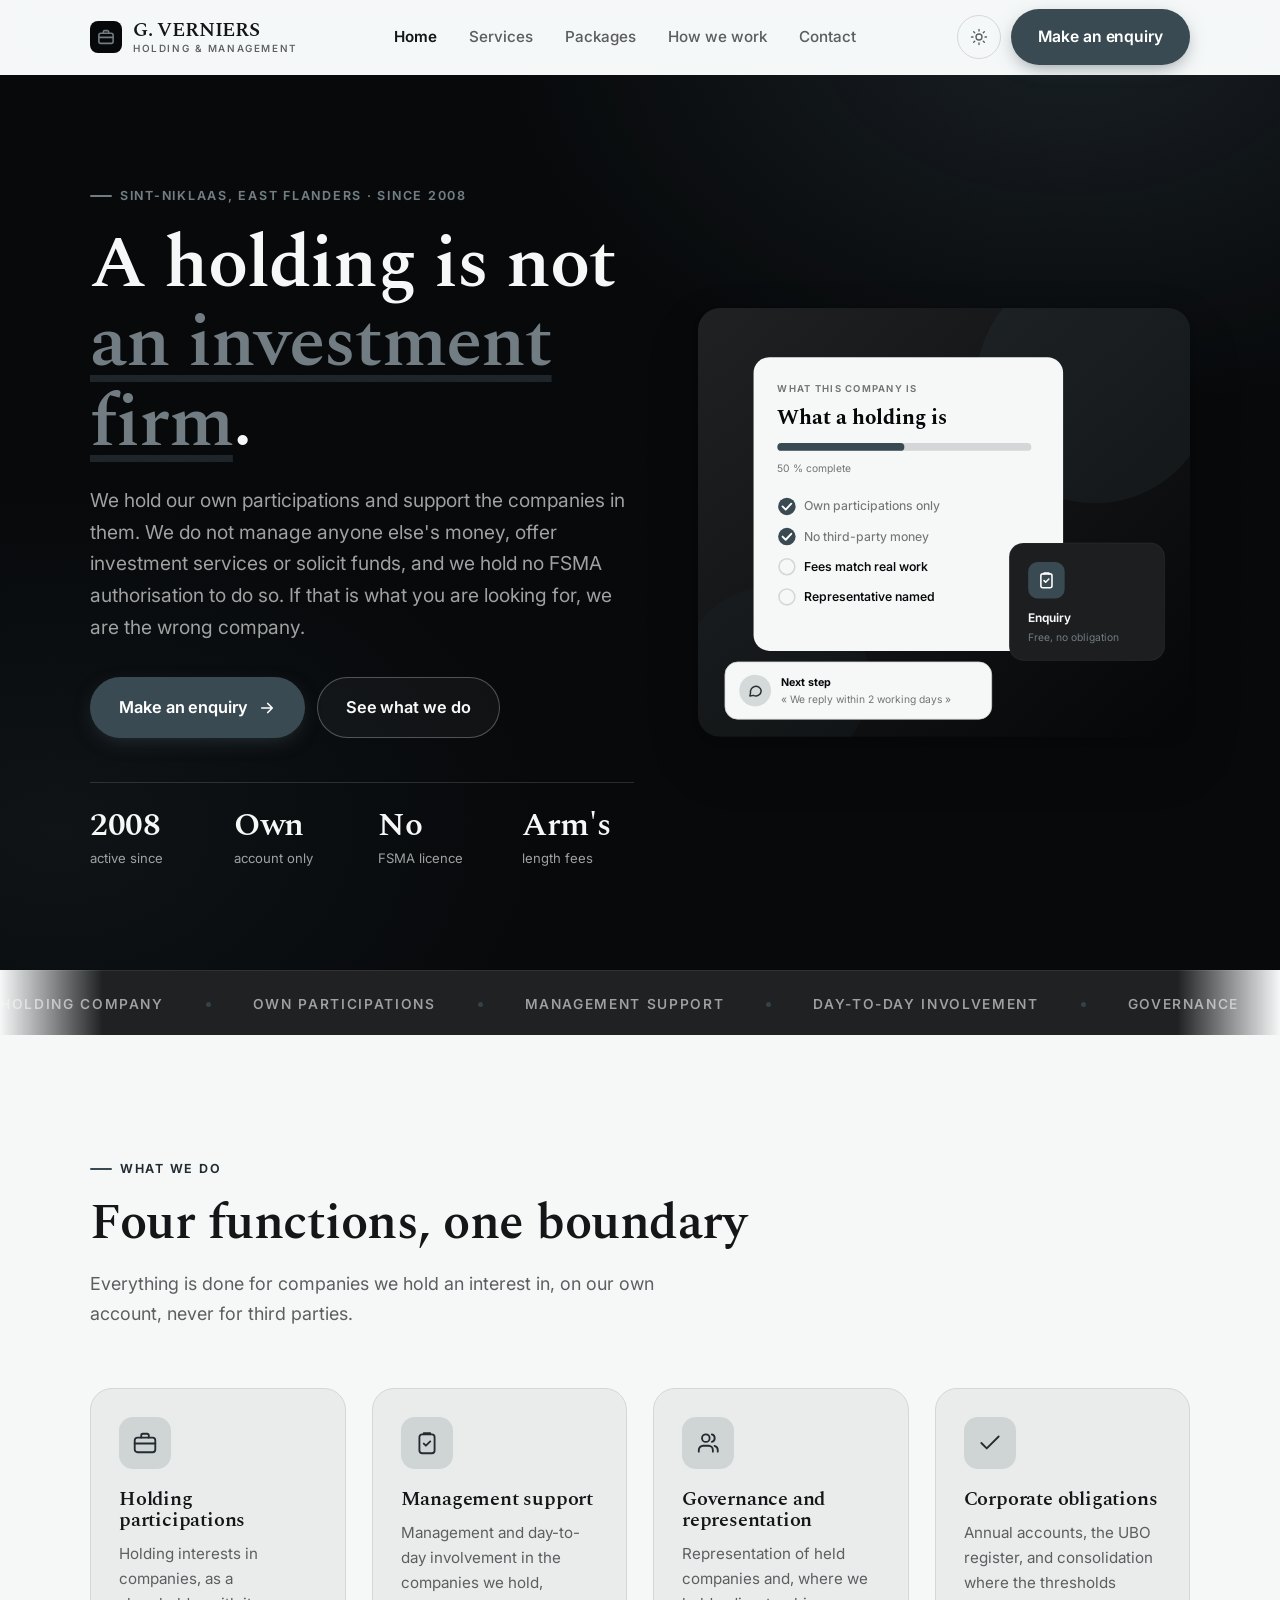
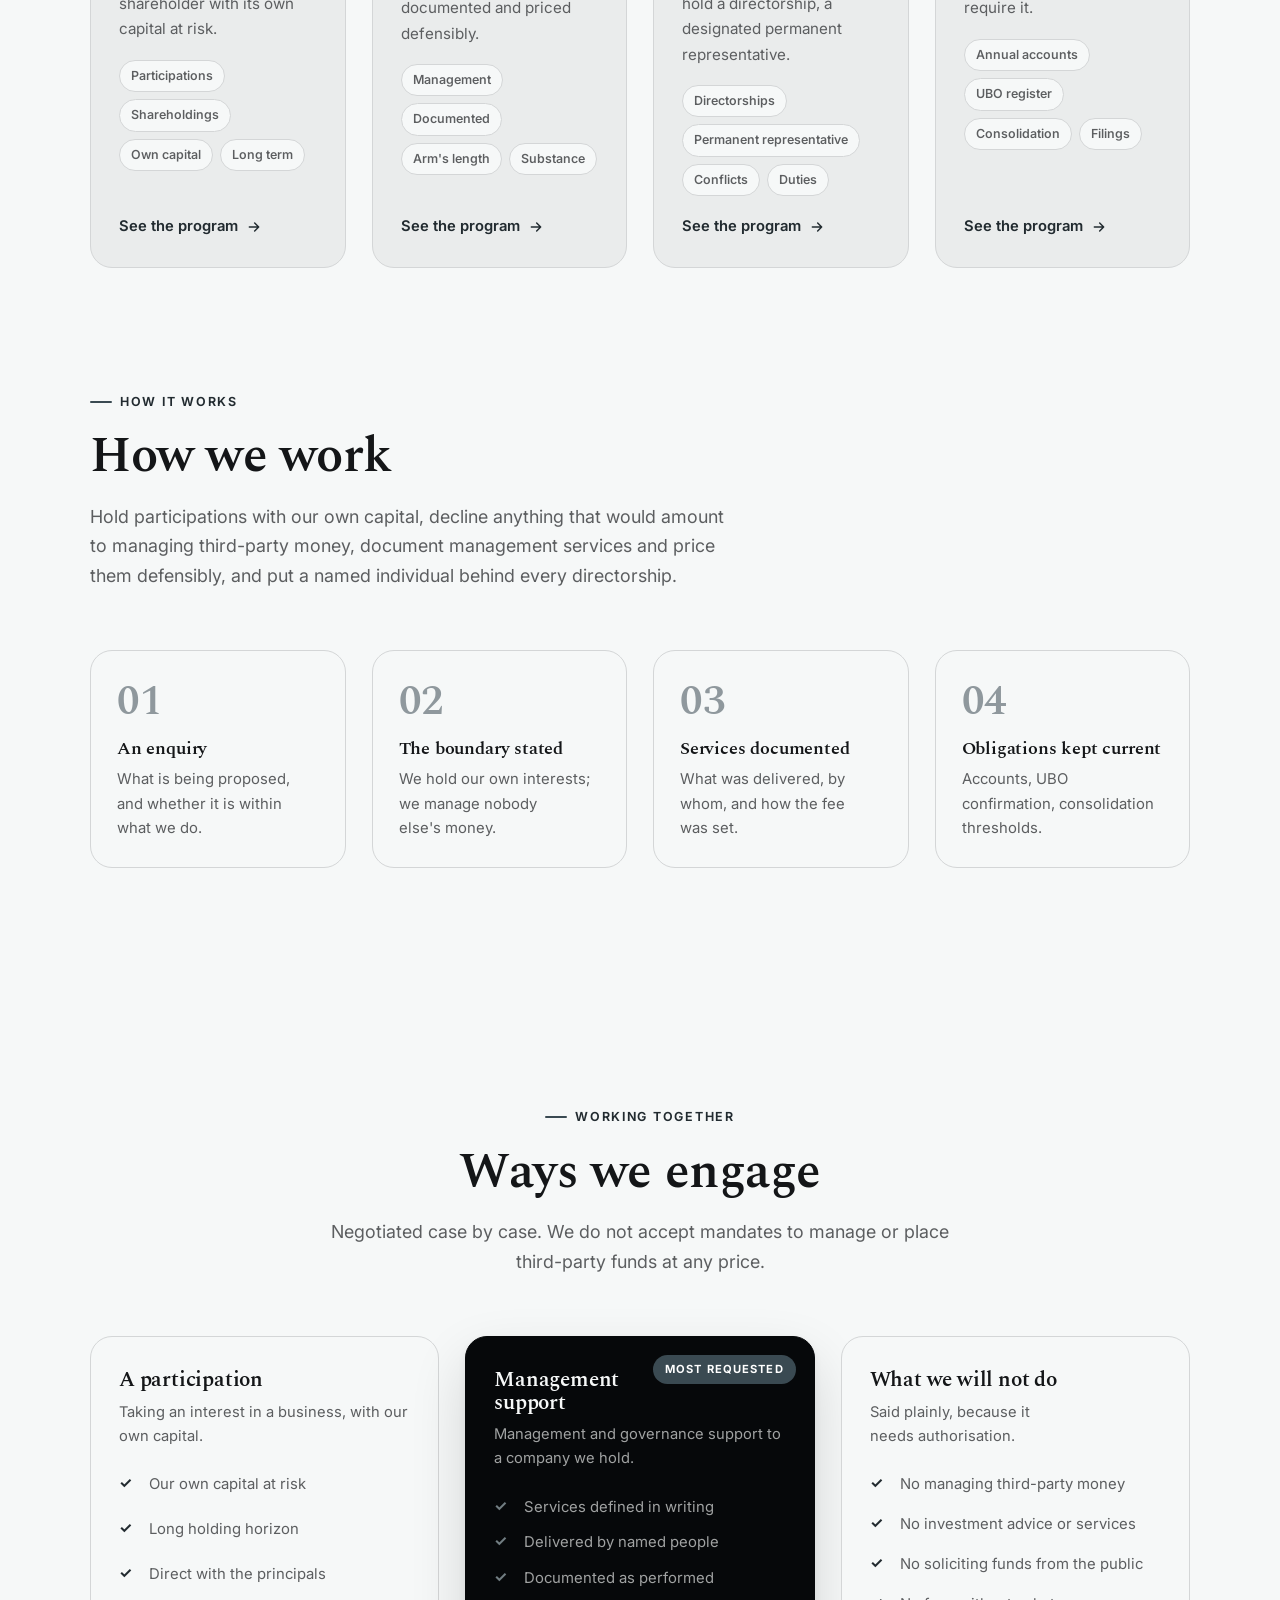
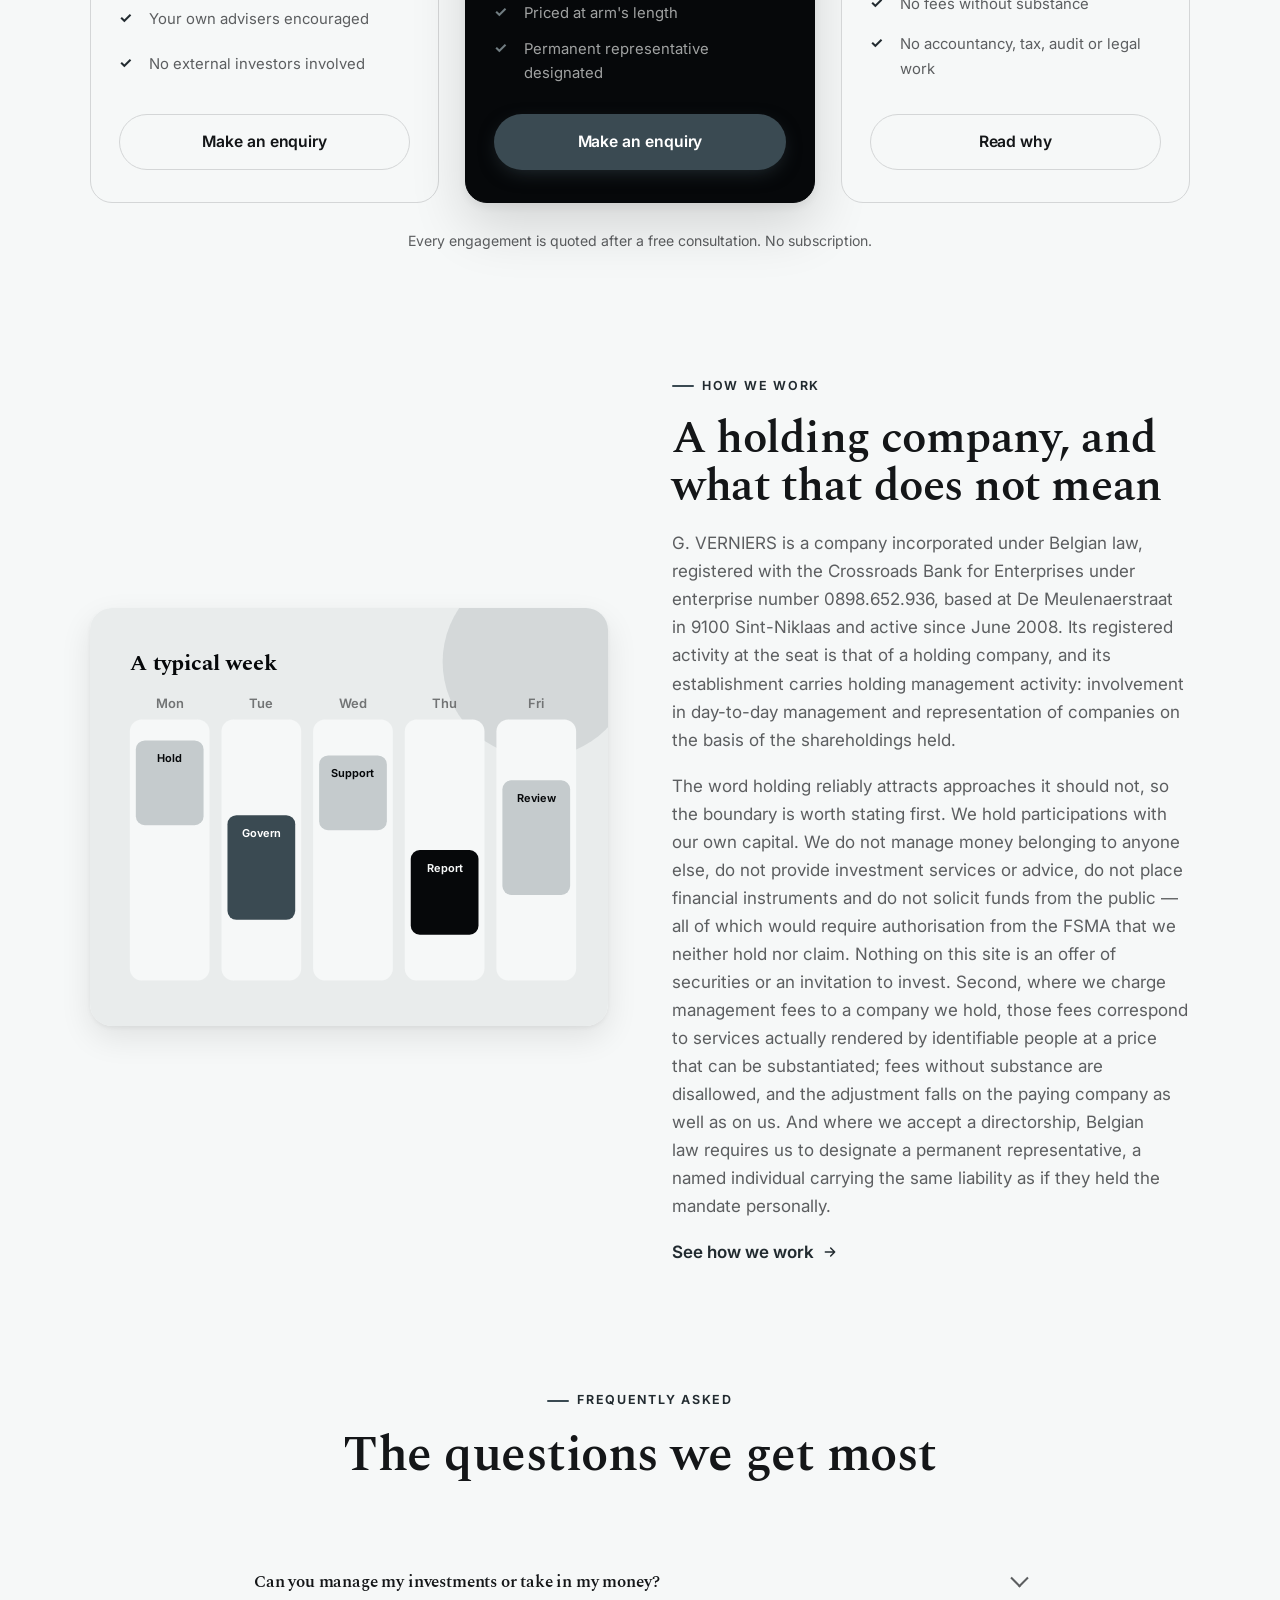
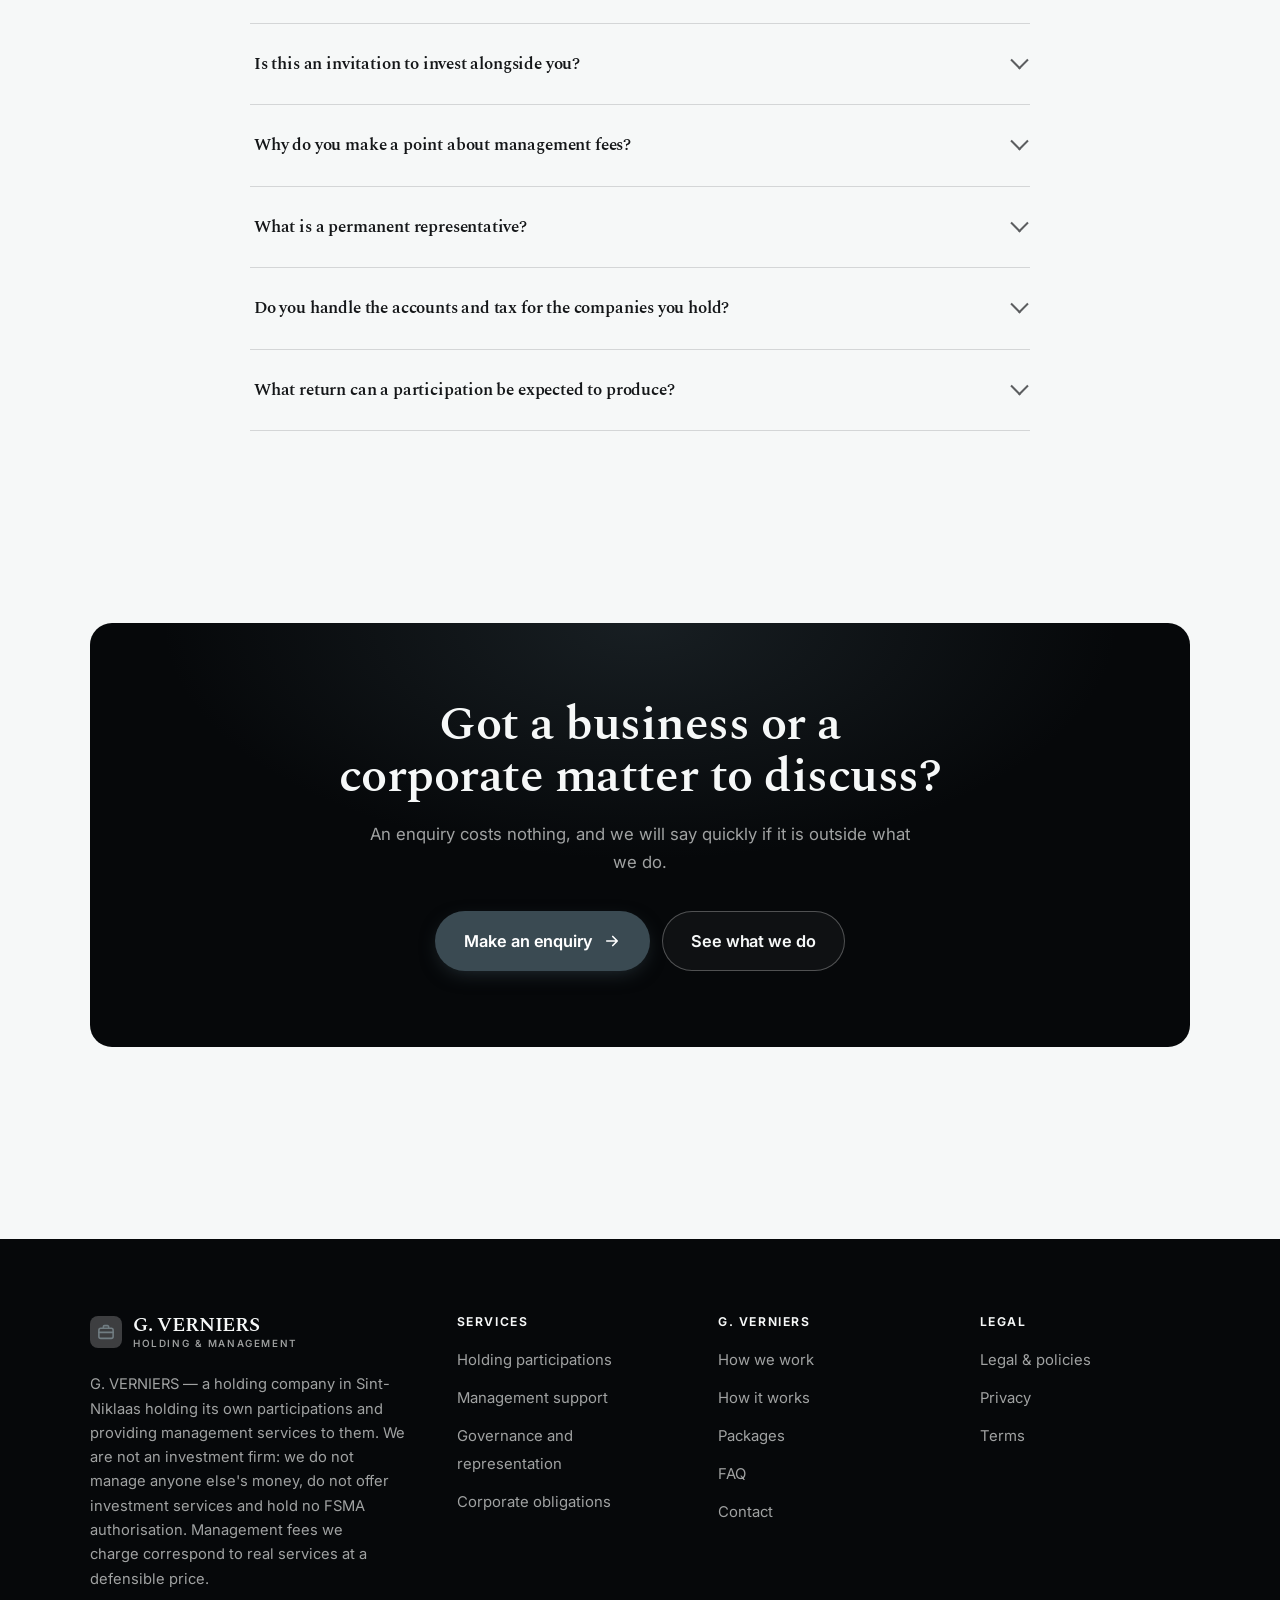
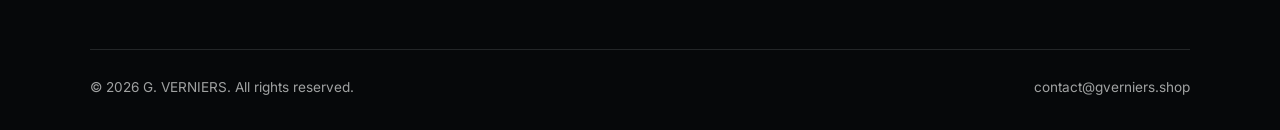
<file: index.html>
<!DOCTYPE html>
<html lang="en" class="no-js">
<head>
<meta charset="utf-8">
<meta name="viewport" content="width=device-width, initial-scale=1">
<title>G. VERNIERS — holding and management company, Sint-Niklaas</title>
<meta name="description" content="G. VERNIERS, a holding company in Sint-Niklaas holding its own participations and providing management and governance support to them.">
<link rel="canonical" href="https://gverniers.shop/">

<meta property="og:type" content="website">
<meta property="og:url" content="https://gverniers.shop/">
<meta property="og:site_name" content="G. VERNIERS">
<meta property="og:locale" content="en_US">
<meta property="og:title" content="G. VERNIERS — holding and management company, Sint-Niklaas">
<meta property="og:description" content="G. VERNIERS, a holding company in Sint-Niklaas holding its own participations and providing management and governance support to them.">
<meta name="theme-color" content="#06080a">

<link rel="icon" href="assets/img/favicon.svg" type="image/svg+xml">
<link rel="preconnect" href="https://fonts.googleapis.com">
<link rel="preconnect" href="https://fonts.gstatic.com" crossorigin>
<link rel="stylesheet" href="https://fonts.googleapis.com/css2?family=Spectral:wght@400;500;600;700&family=Inter:wght@400..700&display=swap">
<link rel="stylesheet" href="assets/css/style.css">

<!-- Thème appliqué avant le premier rendu (évite le flash) -->
<script>
document.documentElement.classList.remove('no-js');
(function(){try{var t=localStorage.getItem('site-theme');if(t){document.documentElement.setAttribute('data-theme',t);}}catch(e){}})();
</script>
<script type="application/ld+json">
{
  "@context": "https://schema.org",
  "@type": "Organization",
  "name": "G. VERNIERS",
  "url": "https://gverniers.shop/",
  "email": "contact@gverniers.shop",
  "description": "G. VERNIERS, a holding company in Sint-Niklaas holding its own participations and providing management and governance support to them.",
  "areaServed": "US",
  "knowsLanguage": "en"
}
</script>
</head>

<body>
<a class="skip-link" href="#main">Skip to main content</a>

<header class="site-header">
  <nav class="wrap nav" aria-label="Main navigation">
    <a class="brand" href="index.html">
      <svg class="brand__mark" viewBox="0 0 64 64" aria-hidden="true">
        <rect class="bm-bg" width="64" height="64" rx="16"/>
        <g class="bm-ic" transform="translate(14 14) scale(1.5)" fill="none" stroke-width="2.1" stroke-linecap="round" stroke-linejoin="round"><rect x="2.5" y="7" width="19" height="13.5" rx="2.5"/><path d="M8.5 7V5a1.5 1.5 0 0 1 1.5-1.5h4A1.5 1.5 0 0 1 15.5 5v2M2.5 12.5h19"/></g>
      </svg>
      <span>G. VERNIERS<span class="brand__sub">HOLDING &amp; MANAGEMENT</span></span>
    </a>

    <ul class="nav__links" id="nav-links">
      <li><a href="index.html" aria-current="page">Home</a></li>
      <li><a href="programs.html">Services</a></li>
      <li><a href="index.html#pricing">Packages</a></li>
      <li><a href="about.html">How we work</a></li>
      <li><a href="contact.html">Contact</a></li>
      <li><a class="btn btn--primary" href="contact.html">Make an enquiry</a></li>
    </ul>

    <div class="nav__cta">
      <button class="theme-toggle" type="button" aria-label="Switch to dark theme">
        <svg class="icon-sun" viewBox="0 0 24 24" fill="none" stroke="currentColor" stroke-width="1.8" stroke-linecap="round" aria-hidden="true"><circle cx="12" cy="12" r="4"/><path d="M12 2v2m0 16v2M2 12h2m16 0h2M4.9 4.9l1.4 1.4m11.4 11.4 1.4 1.4M19.1 4.9l-1.4 1.4M6.3 17.7l-1.4 1.4"/></svg>
        <svg class="icon-moon" viewBox="0 0 24 24" fill="none" stroke="currentColor" stroke-width="1.8" stroke-linecap="round" stroke-linejoin="round" aria-hidden="true"><path d="M21 12.8A9 9 0 1 1 11.2 3a7 7 0 0 0 9.8 9.8z"/></svg>
      </button>
      <a class="btn btn--primary" href="contact.html">Make an enquiry</a>
      <button class="nav__toggle" type="button" aria-expanded="false" aria-controls="nav-links" aria-label="Open menu">
        <svg class="icon-open" viewBox="0 0 24 24" fill="none" stroke="currentColor" stroke-width="2" stroke-linecap="round" aria-hidden="true"><path d="M3 6h18M3 12h18M3 18h18"/></svg>
        <svg class="icon-close" viewBox="0 0 24 24" fill="none" stroke="currentColor" stroke-width="2" stroke-linecap="round" aria-hidden="true"><path d="M6 6l12 12M18 6L6 18"/></svg>
      </button>
    </div>
  </nav>
</header>

<main id="main">

<section class="hero">
  <div class="wrap hero__inner">
    <div>
      <span class="eyebrow hero__eyebrow">Sint-Niklaas, East Flanders · Since 2008</span>
      <h1>A holding is not<br> <em>an investment firm</em>.</h1>
      <p class="hero__lede">We hold our own participations and support the companies in them. We do not manage anyone else's money, offer investment services or solicit funds, and we hold no FSMA authorisation to do so. If that is what you are looking for, we are the wrong company.</p>

      <div class="hero__actions">
        <a class="btn btn--primary btn--lg" href="contact.html">Make an enquiry <svg viewBox="0 0 24 24" fill="none" stroke="currentColor" stroke-width="2.2" stroke-linecap="round" stroke-linejoin="round" aria-hidden="true"><path d="M5 12h14M13 6l6 6-6 6"/></svg></a>
        <a class="btn btn--on-dark btn--lg" href="programs.html">See what we do</a>
      </div>

      <ul class="hero__proof">
        <li><span class="stat__num">2008</span><span class="stat__label">active since</span></li>
        <li><span class="stat__num">Own</span><span class="stat__label">account only</span></li>
        <li><span class="stat__num">No</span><span class="stat__label">FSMA licence</span></li>
        <li><span class="stat__num">Arm's</span><span class="stat__label">length fees</span></li>
      </ul>
    </div>

    <div class="hero__art">
      <svg viewBox="0 0 620 540" role="img" aria-label="What G. VERNIERS is and is not: a holding company, not an investment firm.">
        <defs>
          <linearGradient id="hbg" x1="0" y1="0" x2="1" y2="1">
            <stop offset="0" stop-color="#1f2123"/><stop offset="1" stop-color="#050608"/>
          </linearGradient>
        </defs>
        <rect width="620" height="540" rx="22" fill="url(#hbg)"/>
        <circle cx="500" cy="96" r="150" fill="#3a4a52" opacity=".16"/>
        <circle cx="96" cy="470" r="120" fill="#3a4a52" opacity=".08"/>

        <g style="font-family: var(--font-body)">
          <!-- Carte programme -->
          <rect x="70" y="62" width="390" height="370" rx="20" fill="#f6f8f8"/>
          <text x="100" y="106" font-size="12" font-weight="650" letter-spacing="1.6" fill="#727475">WHAT THIS COMPANY IS</text>
          <text x="100" y="146" font-size="27" font-weight="700" fill="#06080a" style="font-family: var(--font-display)">What a holding is</text>
          <rect x="100" y="170" width="320" height="10" rx="5" fill="#d4d6d7"/>
          <rect x="100" y="170" width="160" height="10" rx="5" fill="#3a4a52"/>
          <text x="100" y="206" font-size="13" fill="#727475">50 % complete</text>
          <circle cx="112" cy="250" r="11" fill="#3a4a52"/><path d="M106.5 250l4 4 7-7.5" fill="none" stroke="#ffffff" stroke-width="2.4" stroke-linecap="round" stroke-linejoin="round"/><text x="134" y="255" font-size="15.5" fill="#727475" font-weight="450">Own participations only</text>
          <circle cx="112" cy="288" r="11" fill="#3a4a52"/><path d="M106.5 288l4 4 7-7.5" fill="none" stroke="#ffffff" stroke-width="2.4" stroke-linecap="round" stroke-linejoin="round"/><text x="134" y="293" font-size="15.5" fill="#727475" font-weight="450">No third-party money</text>
          <circle cx="112" cy="326" r="10" fill="none" stroke="#d4d6d7" stroke-width="2"/><text x="134" y="331" font-size="15.5" fill="#06080a" font-weight="560">Fees match real work</text>
          <circle cx="112" cy="364" r="10" fill="none" stroke="#d4d6d7" stroke-width="2"/><text x="134" y="369" font-size="15.5" fill="#06080a" font-weight="560">Representative named</text>

          <!-- Carte séance -->
          <rect x="392" y="296" width="196" height="148" rx="18" fill="#1c1e20" stroke="#ffffff" stroke-opacity=".08"/>
          <rect x="416" y="320" width="46" height="46" rx="12" fill="#3a4a52"/>
          <g transform="translate(427 331)" fill="none" stroke="#ffffff" color="#ffffff" stroke-width="2" stroke-linecap="round" stroke-linejoin="round"><rect x="5" y="4" width="14" height="17.5" rx="2.5"/><path d="M9 4V3h6v1M9 12.5l2 2 4-4"/></g>
          <text x="416" y="396" font-size="15" font-weight="650" fill="#f6f8f8">Enquiry</text>
          <text x="416" y="420" font-size="13" fill="#717d82">Free, no obligation</text>

          <!-- Retour du coach -->
          <rect x="34" y="446" width="336" height="72" rx="16" fill="#f6f8f8" stroke="#d4d6d7"/>
          <circle cx="72" cy="482" r="20" fill="#d4d9da"/>
          <g transform="translate(62 472) scale(.84)" fill="none" stroke="#263035" stroke-width="2.2" stroke-linecap="round" stroke-linejoin="round"><path d="M21 12a8 8 0 0 1-11.6 7.1L4 20l1-4.6A8 8 0 1 1 21 12z"/></g>
          <text x="104" y="476" font-size="13.5" font-weight="700" fill="#06080a">Next step</text>
          <text x="104" y="498" font-size="13" fill="#727475">« We reply within 2 working days »</text>
        </g>
      </svg>
    </div>
  </div>
</section>

<div class="marquee" aria-hidden="true">
  <div class="marquee__track"><span>Holding company</span><span>Own participations</span><span>Management support</span><span>Day-to-day involvement</span><span>Governance</span><span>Permanent representative</span><span>Documented fees</span><span>UBO register</span><span>No FSMA authorisation</span><span>No third-party funds</span><span>Holding company</span><span>Own participations</span><span>Management support</span><span>Day-to-day involvement</span><span>Governance</span><span>Permanent representative</span><span>Documented fees</span><span>UBO register</span><span>No FSMA authorisation</span><span>No third-party funds</span></div>
</div>

<section class="section wrap" id="programs">
  <div class="section-head reveal">
    <span class="eyebrow">What we do</span>
    <h2>Four functions, one boundary</h2>
    <p>Everything is done for companies we hold an interest in, on our own account, never for third parties.</p>
  </div>
  <div class="grid grid--4 reveal-group">
    <a class="card" href="programs.html#holding">
      <div class="card__icon"><svg viewBox="0 0 24 24" fill="none" stroke="currentColor" stroke-width="1.7" stroke-linecap="round" stroke-linejoin="round" aria-hidden="true"><rect x="2.5" y="7" width="19" height="13.5" rx="2.5"/><path d="M8.5 7V5a1.5 1.5 0 0 1 1.5-1.5h4A1.5 1.5 0 0 1 15.5 5v2M2.5 12.5h19"/></svg></div>
      <h3>Holding participations</h3>
      <p>Holding interests in companies, as a shareholder with its own capital at risk.</p>
      <ul class="tags"><li>Participations</li><li>Shareholdings</li><li>Own capital</li><li>Long term</li></ul>
      <span class="arrow-link">See the program <svg viewBox="0 0 24 24" fill="none" stroke="currentColor" stroke-width="2.2" stroke-linecap="round" stroke-linejoin="round" aria-hidden="true"><path d="M5 12h14M13 6l6 6-6 6"/></svg></span>
    </a>
    <a class="card" href="programs.html#management">
      <div class="card__icon"><svg viewBox="0 0 24 24" fill="none" stroke="currentColor" stroke-width="1.7" stroke-linecap="round" stroke-linejoin="round" aria-hidden="true"><rect x="5" y="4" width="14" height="17.5" rx="2.5"/><path d="M9 4V3h6v1M9 12.5l2 2 4-4"/></svg></div>
      <h3>Management support</h3>
      <p>Management and day-to-day involvement in the companies we hold, documented and priced defensibly.</p>
      <ul class="tags"><li>Management</li><li>Documented</li><li>Arm's length</li><li>Substance</li></ul>
      <span class="arrow-link">See the program <svg viewBox="0 0 24 24" fill="none" stroke="currentColor" stroke-width="2.2" stroke-linecap="round" stroke-linejoin="round" aria-hidden="true"><path d="M5 12h14M13 6l6 6-6 6"/></svg></span>
    </a>
    <a class="card" href="programs.html#governance">
      <div class="card__icon"><svg viewBox="0 0 24 24" fill="none" stroke="currentColor" stroke-width="1.7" stroke-linecap="round" stroke-linejoin="round" aria-hidden="true"><path d="M16.5 20v-1.5a4 4 0 0 0-4-4h-5a4 4 0 0 0-4 4V20"/><circle cx="10" cy="7.5" r="3.5"/><path d="M21 20v-1.5a4 4 0 0 0-3-3.9M15.5 4.1a3.5 3.5 0 0 1 0 6.8"/></svg></div>
      <h3>Governance and representation</h3>
      <p>Representation of held companies and, where we hold a directorship, a designated permanent representative.</p>
      <ul class="tags"><li>Directorships</li><li>Permanent representative</li><li>Conflicts</li><li>Duties</li></ul>
      <span class="arrow-link">See the program <svg viewBox="0 0 24 24" fill="none" stroke="currentColor" stroke-width="2.2" stroke-linecap="round" stroke-linejoin="round" aria-hidden="true"><path d="M5 12h14M13 6l6 6-6 6"/></svg></span>
    </a>
    <a class="card" href="programs.html#obligations">
      <div class="card__icon"><svg viewBox="0 0 24 24" fill="none" stroke="currentColor" stroke-width="1.7" stroke-linecap="round" stroke-linejoin="round" aria-hidden="true"><path d="M20 6 9 17l-5-5"/></svg></div>
      <h3>Corporate obligations</h3>
      <p>Annual accounts, the UBO register, and consolidation where the thresholds require it.</p>
      <ul class="tags"><li>Annual accounts</li><li>UBO register</li><li>Consolidation</li><li>Filings</li></ul>
      <span class="arrow-link">See the program <svg viewBox="0 0 24 24" fill="none" stroke="currentColor" stroke-width="2.2" stroke-linecap="round" stroke-linejoin="round" aria-hidden="true"><path d="M5 12h14M13 6l6 6-6 6"/></svg></span>
    </a>
  </div>
</section>

<section class="section section--flush wrap" id="how-it-works">
  <div class="section-head reveal">
    <span class="eyebrow">How it works</span>
    <h2>How we work</h2>
    <p>Hold participations with our own capital, decline anything that would amount to managing third-party money, document management services and price them defensibly, and put a named individual behind every directorship.</p>
  </div>
  <div class="grid grid--4 steps reveal-group">
    <article class="step">
      <h3>An enquiry</h3>
      <p>What is being proposed, and whether it is within what we do.</p>
    </article>
    <article class="step">
      <h3>The boundary stated</h3>
      <p>We hold our own interests; we manage nobody else's money.</p>
    </article>
    <article class="step">
      <h3>Services documented</h3>
      <p>What was delivered, by whom, and how the fee was set.</p>
    </article>
    <article class="step">
      <h3>Obligations kept current</h3>
      <p>Accounts, UBO confirmation, consolidation thresholds.</p>
    </article>
  </div>
</section>

<section class="section wrap" id="pricing">
  <div class="section-head section-head--center reveal">
    <span class="eyebrow">Working together</span>
    <h2>Ways we engage</h2>
    <p>Negotiated case by case. We do not accept mandates to manage or place third-party funds at any price.</p>
  </div>
  <div class="grid grid--3 plans reveal-group">
    <article class="plan">
      
      <h3>A participation</h3>
      <p class="plan__desc">Taking an interest in a business, with our own capital.</p>
      
      <ul class="plan__features">
        <li>Our own capital at risk</li>
        <li>Long holding horizon</li>
        <li>Direct with the principals</li>
        <li>Your own advisers encouraged</li>
        <li>No external investors involved</li>
      </ul>
      <a class="btn btn--ghost btn--block" href="contact.html">Make an enquiry</a>
    </article>
    <article class="plan plan--featured">
      <span class="plan__tag">Most requested</span>
      <h3>Management support</h3>
      <p class="plan__desc">Management and governance support to a company we hold.</p>
      
      <ul class="plan__features">
        <li>Services defined in writing</li>
        <li>Delivered by named people</li>
        <li>Documented as performed</li>
        <li>Priced at arm's length</li>
        <li>Permanent representative designated</li>
      </ul>
      <a class="btn btn--primary btn--block" href="contact.html">Make an enquiry</a>
    </article>
    <article class="plan">
      
      <h3>What we will not do</h3>
      <p class="plan__desc">Said plainly, because it needs authorisation.</p>
      
      <ul class="plan__features">
        <li>No managing third-party money</li>
        <li>No investment advice or services</li>
        <li>No soliciting funds from the public</li>
        <li>No fees without substance</li>
        <li>No accountancy, tax, audit or legal work</li>
      </ul>
      <a class="btn btn--ghost btn--block" href="contact.html">Read why</a>
    </article>
  </div>
  <p class="plans-note">Every engagement is quoted after a free consultation. No subscription.</p>
</section>

<section class="section section--flush wrap">
  <div class="split reveal">
    <div class="split__art">
      <svg viewBox="0 0 520 420" role="img" aria-label="Example of a typical week: Hold, Govern, Support, Report, Review.">
        <rect width="520" height="420" rx="20" fill="#e9ecec"/>
        <circle cx="450" cy="54" r="96" fill="#3a4a52" opacity=".12"/>
        <g style="font-family: var(--font-body)">
        <text x="40" y="62" font-size="22" font-weight="700" fill="#06080a" style="font-family: var(--font-display)">A typical week</text>
        <text x="80" y="100" text-anchor="middle" font-size="13" font-weight="600" fill="#727475">Mon</text>
        <rect x="40" y="112" width="80" height="262" rx="12" fill="#f6f8f8"/>
        <rect x="46" y="133" width="68" height="85" rx="9" fill="#c5cbcd"/>
        <text x="80" y="155" text-anchor="middle" font-size="11" font-weight="650" fill="#06080a">Hold</text>
        <text x="172" y="100" text-anchor="middle" font-size="13" font-weight="600" fill="#727475">Tue</text>
        <rect x="132" y="112" width="80" height="262" rx="12" fill="#f6f8f8"/>
        <rect x="138" y="208" width="68" height="105" rx="9" fill="#3a4a52"/>
        <text x="172" y="230" text-anchor="middle" font-size="11" font-weight="650" fill="#ffffff">Govern</text>
        <text x="264" y="100" text-anchor="middle" font-size="13" font-weight="600" fill="#727475">Wed</text>
        <rect x="224" y="112" width="80" height="262" rx="12" fill="#f6f8f8"/>
        <rect x="230" y="148" width="68" height="75" rx="9" fill="#c5cbcd"/>
        <text x="264" y="170" text-anchor="middle" font-size="11" font-weight="650" fill="#06080a">Support</text>
        <text x="356" y="100" text-anchor="middle" font-size="13" font-weight="600" fill="#727475">Thu</text>
        <rect x="316" y="112" width="80" height="262" rx="12" fill="#f6f8f8"/>
        <rect x="322" y="243" width="68" height="85" rx="9" fill="#06080a"/>
        <text x="356" y="265" text-anchor="middle" font-size="11" font-weight="650" fill="#f6f8f8">Report</text>
        <text x="448" y="100" text-anchor="middle" font-size="13" font-weight="600" fill="#727475">Fri</text>
        <rect x="408" y="112" width="80" height="262" rx="12" fill="#f6f8f8"/>
        <rect x="414" y="173" width="68" height="115" rx="9" fill="#c5cbcd"/>
        <text x="448" y="195" text-anchor="middle" font-size="11" font-weight="650" fill="#06080a">Review</text>
        </g>
      </svg>
    </div>
    <div>
      <span class="eyebrow">How we work</span>
      <h2>A holding company, and what that does not mean</h2>
      <p>G. VERNIERS is a company incorporated under Belgian law, registered with the Crossroads Bank for Enterprises under enterprise number 0898.652.936, based at De Meulenaerstraat in 9100 Sint-Niklaas and active since June 2008. Its registered activity at the seat is that of a holding company, and its establishment carries holding management activity: involvement in day-to-day management and representation of companies on the basis of the shareholdings held.</p>
      <p>The word holding reliably attracts approaches it should not, so the boundary is worth stating first. We hold participations with our own capital. We do not manage money belonging to anyone else, do not provide investment services or advice, do not place financial instruments and do not solicit funds from the public — all of which would require authorisation from the FSMA that we neither hold nor claim. Nothing on this site is an offer of securities or an invitation to invest. Second, where we charge management fees to a company we hold, those fees correspond to services actually rendered by identifiable people at a price that can be substantiated; fees without substance are disallowed, and the adjustment falls on the paying company as well as on us. And where we accept a directorship, Belgian law requires us to designate a permanent representative, a named individual carrying the same liability as if they held the mandate personally.</p>
      <p><a class="arrow-link" href="about.html">See how we work <svg viewBox="0 0 24 24" fill="none" stroke="currentColor" stroke-width="2.2" stroke-linecap="round" stroke-linejoin="round" aria-hidden="true"><path d="M5 12h14M13 6l6 6-6 6"/></svg></a></p>
    </div>
  </div>
</section>

<section class="section section--flush wrap" id="faq">
  <div class="section-head section-head--center reveal">
    <span class="eyebrow">Frequently asked</span>
    <h2>The questions we get most</h2>
  </div>
  <div class="faq reveal">
    <details>
      <summary>Can you manage my investments or take in my money?</summary>
      <p>No. We hold participations on our own account with our own capital. Managing assets for others, giving investment advice, placing financial instruments or taking in funds from the public all require authorisation from the FSMA, which we do not hold and do not claim. If that is what you are looking for, you need an authorised firm, and we would rather say so immediately than have the conversation continue.</p>
    </details>
    <details>
      <summary>Is this an invitation to invest alongside you?</summary>
      <p>No. Nothing on this site is an offer of securities, a financial promotion or an invitation to invest, and it should not be read as one. We are describing what the company does because it has a public register entry and a name that invites assumptions. There is no fund, no external mandate and no pooled capital.</p>
    </details>
    <details>
      <summary>Why do you make a point about management fees?</summary>
      <p>Because fees charged between related companies have to correspond to real services at a defensible price, and Belgian tax authorities regularly disallow those that do not. When that happens the adjustment falls on the company that paid as well as the one that invoiced, so a round quarterly figure with nothing behind it is a shared problem rather than a tidy arrangement. We document what was done, by whom, and how the fee was set.</p>
    </details>
    <details>
      <summary>What is a permanent representative?</summary>
      <p>Where a company holds a directorship in another company, the Code of Companies and Associations requires it to designate a permanent representative: a natural person who incurs the same civil and criminal liability as if they exercised the mandate in their own name. It exists so that a human being is accountable for a board seat rather than only a legal entity. We designate one for any mandate we accept.</p>
    </details>
    <details>
      <summary>Do you handle the accounts and tax for the companies you hold?</summary>
      <p>No. Keeping books, preparing annual accounts and giving tax advice are reserved in Belgium to professionals registered with the ITAA, statutory audit to registered auditors, and legal advice to the Bar. We provide management and governance support and we refer those matters out. A holding offering to do all of it in-house would be crossing lines that exist for a reason.</p>
    </details>
    <details>
      <summary>What return can a participation be expected to produce?</summary>
      <p>None that we would state. Returns, distributions and valuations depend on how the companies concerned actually perform and on market conditions nobody controls. Anyone describing a holding's historic figures as an indication of what is achievable is making a claim rather than a statement of fact.</p>
    </details>
  </div>
</section>

<section class="wrap section--tight">
  <div class="cta-band reveal">
    <h2>Got a business or a corporate matter to discuss?</h2>
    <p>An enquiry costs nothing, and we will say quickly if it is outside what we do.</p>
    <div class="hero__actions">
      <a class="btn btn--primary btn--lg" href="contact.html">Make an enquiry <svg viewBox="0 0 24 24" fill="none" stroke="currentColor" stroke-width="2.2" stroke-linecap="round" stroke-linejoin="round" aria-hidden="true"><path d="M5 12h14M13 6l6 6-6 6"/></svg></a>
      <a class="btn btn--on-dark btn--lg" href="programs.html">See what we do</a>
    </div>
  </div>
</section>

</main>

<footer class="site-footer">
  <div class="wrap">
    <div class="footer__grid">
      <div class="footer__brand">
        <a class="brand" href="index.html">
          <svg class="brand__mark" viewBox="0 0 64 64" aria-hidden="true">
        <rect class="bm-bg" width="64" height="64" rx="16"/>
        <g class="bm-ic" transform="translate(14 14) scale(1.5)" fill="none" stroke-width="2.1" stroke-linecap="round" stroke-linejoin="round"><rect x="2.5" y="7" width="19" height="13.5" rx="2.5"/><path d="M8.5 7V5a1.5 1.5 0 0 1 1.5-1.5h4A1.5 1.5 0 0 1 15.5 5v2M2.5 12.5h19"/></g>
      </svg>
          <span>G. VERNIERS<span class="brand__sub">HOLDING &amp; MANAGEMENT</span></span>
        </a>
        <p>G. VERNIERS — a holding company in Sint-Niklaas holding its own participations and providing management services to them. We are not an investment firm: we do not manage anyone else's money, do not offer investment services and hold no FSMA authorisation. Management fees we charge correspond to real services at a defensible price.</p>
      </div>

      <div class="footer__col">
        <h4>Services</h4>
        <ul>
          <li><a href="programs.html#holding">Holding participations</a></li>
          <li><a href="programs.html#management">Management support</a></li>
          <li><a href="programs.html#governance">Governance and representation</a></li>
          <li><a href="programs.html#obligations">Corporate obligations</a></li>
        </ul>
      </div>

      <div class="footer__col">
        <h4>G. VERNIERS</h4>
        <ul>
          <li><a href="about.html">How we work</a></li>
          <li><a href="index.html#how-it-works">How it works</a></li>
          <li><a href="index.html#pricing">Packages</a></li>
          <li><a href="index.html#faq">FAQ</a></li>
          <li><a href="contact.html">Contact</a></li>
        </ul>
      </div>

      <div class="footer__col">
        <h4>Legal</h4>
        <ul>
          <li><a href="legal.html">Legal &amp; policies</a></li>
          <li><a href="legal.html#privacy">Privacy</a></li>
          <li><a href="legal.html#terms">Terms</a></li>
        </ul>
      </div>
    </div>

    <div class="footer__bottom">
      <p>© <span data-year>2026</span> G. VERNIERS. All rights reserved.</p>
      <p><a href="mailto:contact@gverniers.shop">contact@gverniers.shop</a></p>
    </div>
  </div>
</footer>

<script src="assets/js/main.js" defer></script>
</body>
</html>
</file>
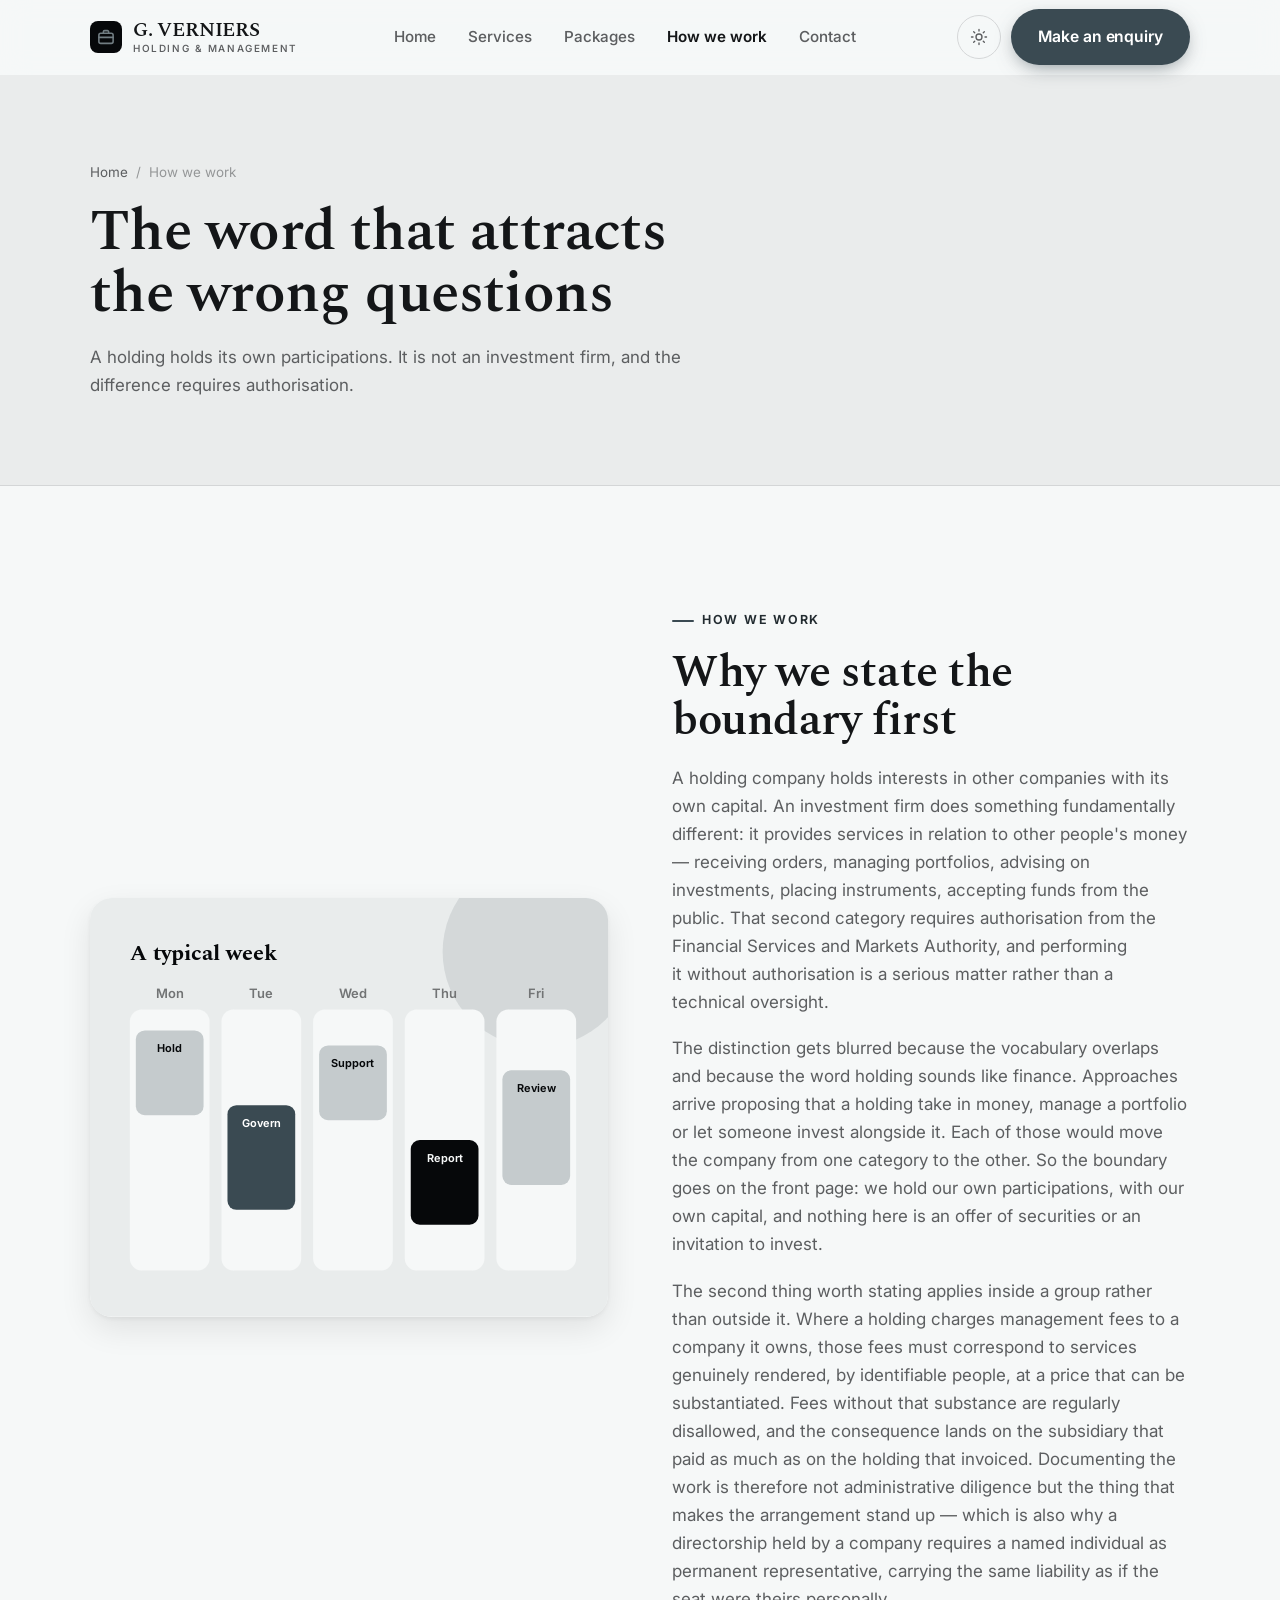
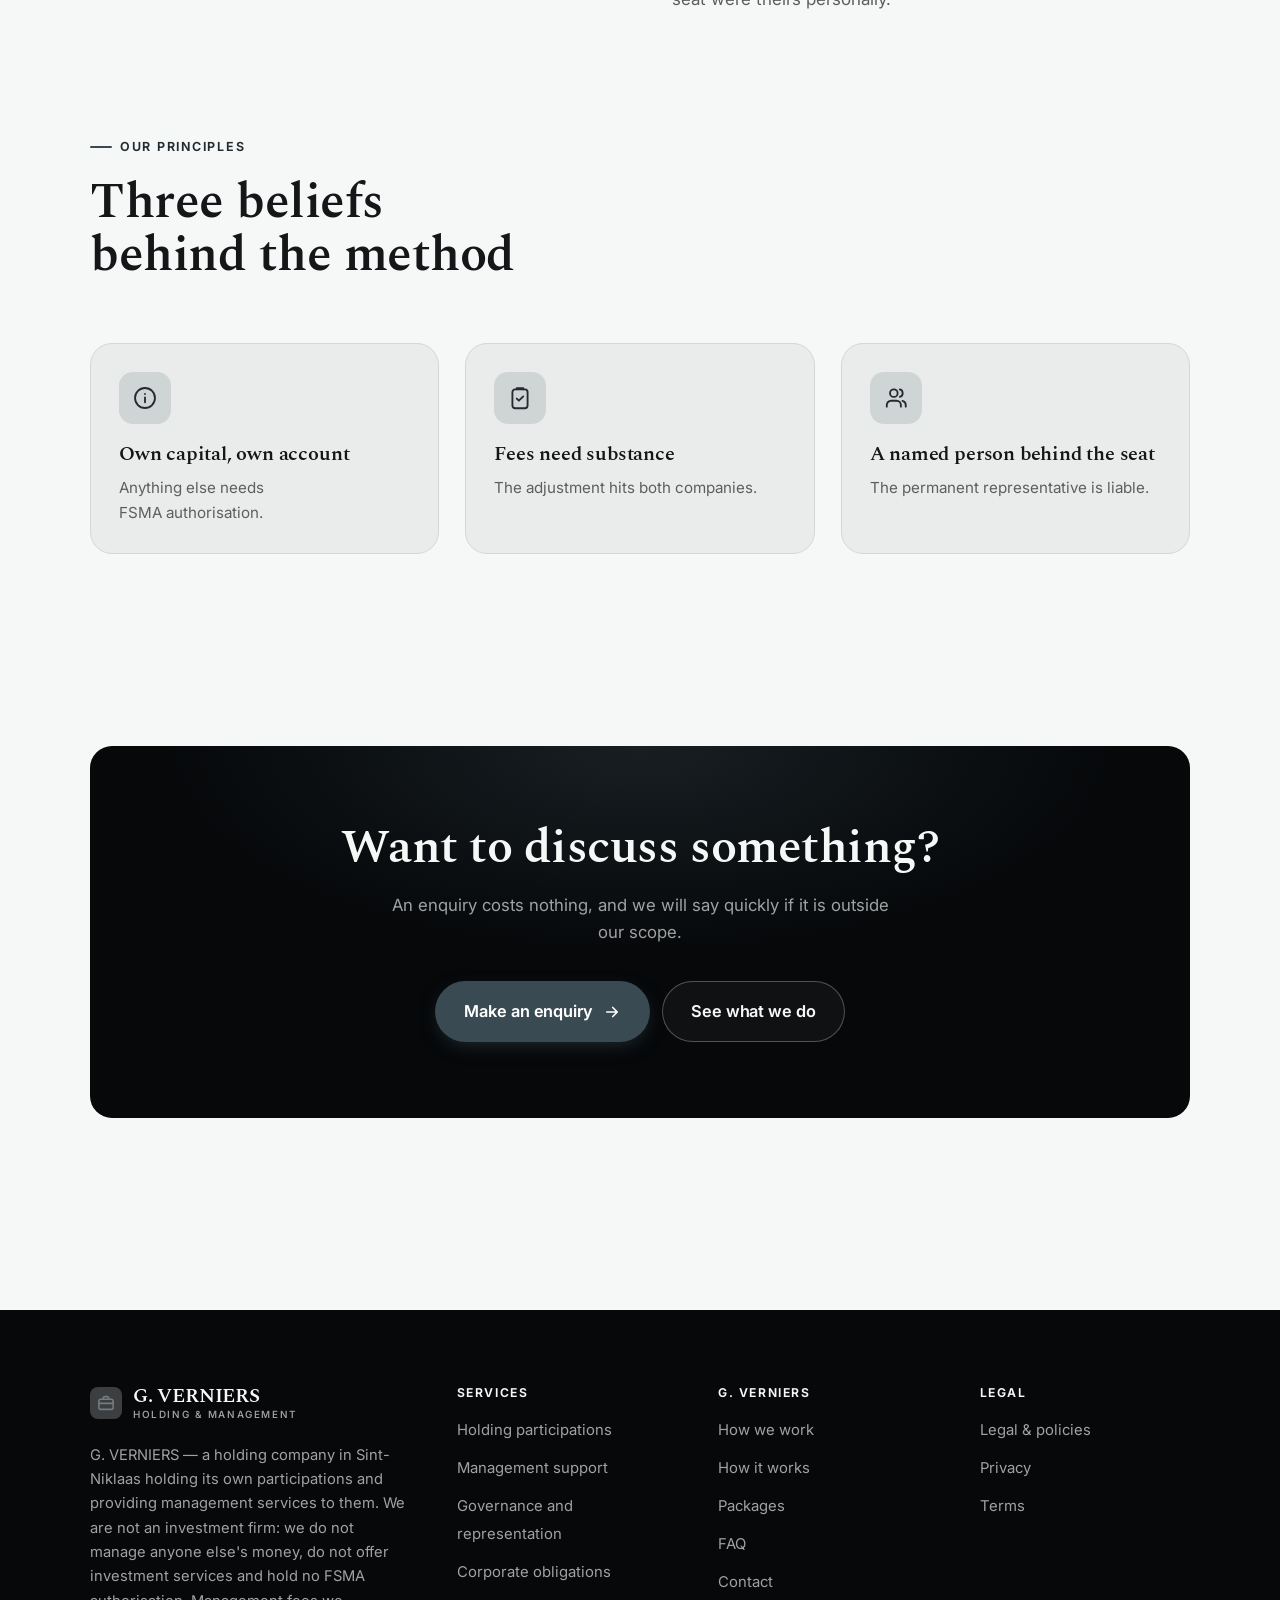
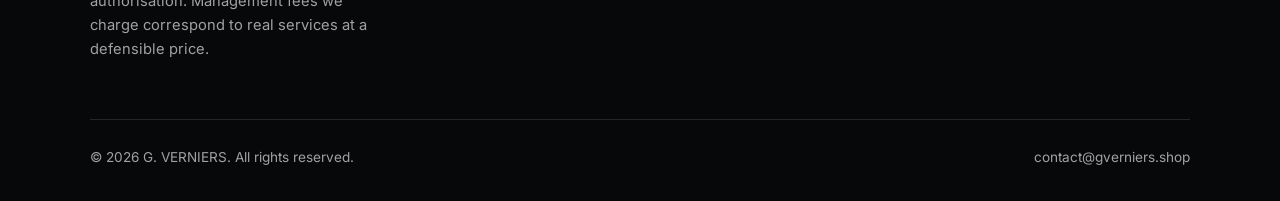
<file: about.html>
<!DOCTYPE html>
<html lang="en" class="no-js">
<head>
<meta charset="utf-8">
<meta name="viewport" content="width=device-width, initial-scale=1">
<title>How we work — G. VERNIERS</title>
<meta name="description" content="About G. VERNIERS, a holding and management company in Sint-Niklaas, enterprise number 0898.652.936.">
<link rel="canonical" href="https://gverniers.shop/about.html">

<meta property="og:type" content="website">
<meta property="og:url" content="https://gverniers.shop/about.html">
<meta property="og:site_name" content="G. VERNIERS">
<meta property="og:locale" content="en_US">
<meta property="og:title" content="How we work — G. VERNIERS">
<meta property="og:description" content="About G. VERNIERS, a holding and management company in Sint-Niklaas, enterprise number 0898.652.936.">
<meta name="theme-color" content="#06080a">

<link rel="icon" href="assets/img/favicon.svg" type="image/svg+xml">
<link rel="preconnect" href="https://fonts.googleapis.com">
<link rel="preconnect" href="https://fonts.gstatic.com" crossorigin>
<link rel="stylesheet" href="https://fonts.googleapis.com/css2?family=Spectral:wght@400;500;600;700&family=Inter:wght@400..700&display=swap">
<link rel="stylesheet" href="assets/css/style.css">

<!-- Thème appliqué avant le premier rendu (évite le flash) -->
<script>
document.documentElement.classList.remove('no-js');
(function(){try{var t=localStorage.getItem('site-theme');if(t){document.documentElement.setAttribute('data-theme',t);}}catch(e){}})();
</script>
</head>

<body>
<a class="skip-link" href="#main">Skip to main content</a>

<header class="site-header">
  <nav class="wrap nav" aria-label="Main navigation">
    <a class="brand" href="index.html">
      <svg class="brand__mark" viewBox="0 0 64 64" aria-hidden="true">
        <rect class="bm-bg" width="64" height="64" rx="16"/>
        <g class="bm-ic" transform="translate(14 14) scale(1.5)" fill="none" stroke-width="2.1" stroke-linecap="round" stroke-linejoin="round"><rect x="2.5" y="7" width="19" height="13.5" rx="2.5"/><path d="M8.5 7V5a1.5 1.5 0 0 1 1.5-1.5h4A1.5 1.5 0 0 1 15.5 5v2M2.5 12.5h19"/></g>
      </svg>
      <span>G. VERNIERS<span class="brand__sub">HOLDING &amp; MANAGEMENT</span></span>
    </a>

    <ul class="nav__links" id="nav-links">
      <li><a href="index.html">Home</a></li>
      <li><a href="programs.html">Services</a></li>
      <li><a href="index.html#pricing">Packages</a></li>
      <li><a href="about.html" aria-current="page">How we work</a></li>
      <li><a href="contact.html">Contact</a></li>
      <li><a class="btn btn--primary" href="contact.html">Make an enquiry</a></li>
    </ul>

    <div class="nav__cta">
      <button class="theme-toggle" type="button" aria-label="Switch to dark theme">
        <svg class="icon-sun" viewBox="0 0 24 24" fill="none" stroke="currentColor" stroke-width="1.8" stroke-linecap="round" aria-hidden="true"><circle cx="12" cy="12" r="4"/><path d="M12 2v2m0 16v2M2 12h2m16 0h2M4.9 4.9l1.4 1.4m11.4 11.4 1.4 1.4M19.1 4.9l-1.4 1.4M6.3 17.7l-1.4 1.4"/></svg>
        <svg class="icon-moon" viewBox="0 0 24 24" fill="none" stroke="currentColor" stroke-width="1.8" stroke-linecap="round" stroke-linejoin="round" aria-hidden="true"><path d="M21 12.8A9 9 0 1 1 11.2 3a7 7 0 0 0 9.8 9.8z"/></svg>
      </button>
      <a class="btn btn--primary" href="contact.html">Make an enquiry</a>
      <button class="nav__toggle" type="button" aria-expanded="false" aria-controls="nav-links" aria-label="Open menu">
        <svg class="icon-open" viewBox="0 0 24 24" fill="none" stroke="currentColor" stroke-width="2" stroke-linecap="round" aria-hidden="true"><path d="M3 6h18M3 12h18M3 18h18"/></svg>
        <svg class="icon-close" viewBox="0 0 24 24" fill="none" stroke="currentColor" stroke-width="2" stroke-linecap="round" aria-hidden="true"><path d="M6 6l12 12M18 6L6 18"/></svg>
      </button>
    </div>
  </nav>
</header>

<main id="main">

<section class="page-head">
  <div class="wrap">
    <nav class="breadcrumb" aria-label="Breadcrumb">
      <a href="index.html">Home</a><span>/</span><span aria-current="page">How we work</span>
    </nav>
    <h1>The word that attracts the wrong questions</h1>
    <p>A holding holds its own participations. It is not an investment firm, and the difference requires authorisation.</p>
  </div>
</section>

<section class="section wrap">
  <div class="split reveal">
    <div class="split__art">
      <svg viewBox="0 0 520 420" role="img" aria-label="Example of a typical week: Hold, Govern, Support, Report, Review.">
        <rect width="520" height="420" rx="20" fill="#e9ecec"/>
        <circle cx="450" cy="54" r="96" fill="#3a4a52" opacity=".12"/>
        <g style="font-family: var(--font-body)">
        <text x="40" y="62" font-size="22" font-weight="700" fill="#06080a" style="font-family: var(--font-display)">A typical week</text>
        <text x="80" y="100" text-anchor="middle" font-size="13" font-weight="600" fill="#727475">Mon</text>
        <rect x="40" y="112" width="80" height="262" rx="12" fill="#f6f8f8"/>
        <rect x="46" y="133" width="68" height="85" rx="9" fill="#c5cbcd"/>
        <text x="80" y="155" text-anchor="middle" font-size="11" font-weight="650" fill="#06080a">Hold</text>
        <text x="172" y="100" text-anchor="middle" font-size="13" font-weight="600" fill="#727475">Tue</text>
        <rect x="132" y="112" width="80" height="262" rx="12" fill="#f6f8f8"/>
        <rect x="138" y="208" width="68" height="105" rx="9" fill="#3a4a52"/>
        <text x="172" y="230" text-anchor="middle" font-size="11" font-weight="650" fill="#ffffff">Govern</text>
        <text x="264" y="100" text-anchor="middle" font-size="13" font-weight="600" fill="#727475">Wed</text>
        <rect x="224" y="112" width="80" height="262" rx="12" fill="#f6f8f8"/>
        <rect x="230" y="148" width="68" height="75" rx="9" fill="#c5cbcd"/>
        <text x="264" y="170" text-anchor="middle" font-size="11" font-weight="650" fill="#06080a">Support</text>
        <text x="356" y="100" text-anchor="middle" font-size="13" font-weight="600" fill="#727475">Thu</text>
        <rect x="316" y="112" width="80" height="262" rx="12" fill="#f6f8f8"/>
        <rect x="322" y="243" width="68" height="85" rx="9" fill="#06080a"/>
        <text x="356" y="265" text-anchor="middle" font-size="11" font-weight="650" fill="#f6f8f8">Report</text>
        <text x="448" y="100" text-anchor="middle" font-size="13" font-weight="600" fill="#727475">Fri</text>
        <rect x="408" y="112" width="80" height="262" rx="12" fill="#f6f8f8"/>
        <rect x="414" y="173" width="68" height="115" rx="9" fill="#c5cbcd"/>
        <text x="448" y="195" text-anchor="middle" font-size="11" font-weight="650" fill="#06080a">Review</text>
        </g>
      </svg>
    </div>
    <div>
      <span class="eyebrow">How we work</span>
      <h2>Why we state the boundary first</h2>
      <p>A holding company holds interests in other companies with its own capital. An investment firm does something fundamentally different: it provides services in relation to other people's money — receiving orders, managing portfolios, advising on investments, placing instruments, accepting funds from the public. That second category requires authorisation from the Financial Services and Markets Authority, and performing it without authorisation is a serious matter rather than a technical oversight.</p>
      <p>The distinction gets blurred because the vocabulary overlaps and because the word holding sounds like finance. Approaches arrive proposing that a holding take in money, manage a portfolio or let someone invest alongside it. Each of those would move the company from one category to the other. So the boundary goes on the front page: we hold our own participations, with our own capital, and nothing here is an offer of securities or an invitation to invest.</p>
      <p>The second thing worth stating applies inside a group rather than outside it. Where a holding charges management fees to a company it owns, those fees must correspond to services genuinely rendered, by identifiable people, at a price that can be substantiated. Fees without that substance are regularly disallowed, and the consequence lands on the subsidiary that paid as much as on the holding that invoiced. Documenting the work is therefore not administrative diligence but the thing that makes the arrangement stand up — which is also why a directorship held by a company requires a named individual as permanent representative, carrying the same liability as if the seat were theirs personally.</p>
      <!--
        TO DO: add a short introduction of the coach (name, real background),
        with a photo if possible. Do not invent credentials — see README.md.
      -->
    </div>
  </div>
</section>

<section class="section section--flush wrap">
  <div class="section-head reveal">
    <span class="eyebrow">Our principles</span>
    <h2>Three beliefs behind the method</h2>
  </div>
  <div class="grid grid--3 reveal-group">
    <article class="card">
      <div class="card__icon"><svg viewBox="0 0 24 24" fill="none" stroke="currentColor" stroke-width="1.7" stroke-linecap="round" stroke-linejoin="round" aria-hidden="true"><circle cx="12" cy="12" r="9.2"/><path d="M12 16v-4.5M12 8.2v.1"/></svg></div>
      <h3>Own capital, own account</h3>
      <p>Anything else needs FSMA authorisation.</p>
    </article>
    <article class="card">
      <div class="card__icon"><svg viewBox="0 0 24 24" fill="none" stroke="currentColor" stroke-width="1.7" stroke-linecap="round" stroke-linejoin="round" aria-hidden="true"><rect x="5" y="4" width="14" height="17.5" rx="2.5"/><path d="M9 4V3h6v1M9 12.5l2 2 4-4"/></svg></div>
      <h3>Fees need substance</h3>
      <p>The adjustment hits both companies.</p>
    </article>
    <article class="card">
      <div class="card__icon"><svg viewBox="0 0 24 24" fill="none" stroke="currentColor" stroke-width="1.7" stroke-linecap="round" stroke-linejoin="round" aria-hidden="true"><path d="M16.5 20v-1.5a4 4 0 0 0-4-4h-5a4 4 0 0 0-4 4V20"/><circle cx="10" cy="7.5" r="3.5"/><path d="M21 20v-1.5a4 4 0 0 0-3-3.9M15.5 4.1a3.5 3.5 0 0 1 0 6.8"/></svg></div>
      <h3>A named person behind the seat</h3>
      <p>The permanent representative is liable.</p>
    </article>
  </div>
</section>

<section class="wrap section--tight">
  <div class="cta-band reveal">
    <h2>Want to discuss something?</h2>
    <p>An enquiry costs nothing, and we will say quickly if it is outside our scope.</p>
    <div class="hero__actions">
      <a class="btn btn--primary btn--lg" href="contact.html">Make an enquiry <svg viewBox="0 0 24 24" fill="none" stroke="currentColor" stroke-width="2.2" stroke-linecap="round" stroke-linejoin="round" aria-hidden="true"><path d="M5 12h14M13 6l6 6-6 6"/></svg></a>
      <a class="btn btn--on-dark btn--lg" href="programs.html">See what we do</a>
    </div>
  </div>
</section>

</main>

<footer class="site-footer">
  <div class="wrap">
    <div class="footer__grid">
      <div class="footer__brand">
        <a class="brand" href="index.html">
          <svg class="brand__mark" viewBox="0 0 64 64" aria-hidden="true">
        <rect class="bm-bg" width="64" height="64" rx="16"/>
        <g class="bm-ic" transform="translate(14 14) scale(1.5)" fill="none" stroke-width="2.1" stroke-linecap="round" stroke-linejoin="round"><rect x="2.5" y="7" width="19" height="13.5" rx="2.5"/><path d="M8.5 7V5a1.5 1.5 0 0 1 1.5-1.5h4A1.5 1.5 0 0 1 15.5 5v2M2.5 12.5h19"/></g>
      </svg>
          <span>G. VERNIERS<span class="brand__sub">HOLDING &amp; MANAGEMENT</span></span>
        </a>
        <p>G. VERNIERS — a holding company in Sint-Niklaas holding its own participations and providing management services to them. We are not an investment firm: we do not manage anyone else's money, do not offer investment services and hold no FSMA authorisation. Management fees we charge correspond to real services at a defensible price.</p>
      </div>

      <div class="footer__col">
        <h4>Services</h4>
        <ul>
          <li><a href="programs.html#holding">Holding participations</a></li>
          <li><a href="programs.html#management">Management support</a></li>
          <li><a href="programs.html#governance">Governance and representation</a></li>
          <li><a href="programs.html#obligations">Corporate obligations</a></li>
        </ul>
      </div>

      <div class="footer__col">
        <h4>G. VERNIERS</h4>
        <ul>
          <li><a href="about.html">How we work</a></li>
          <li><a href="index.html#how-it-works">How it works</a></li>
          <li><a href="index.html#pricing">Packages</a></li>
          <li><a href="index.html#faq">FAQ</a></li>
          <li><a href="contact.html">Contact</a></li>
        </ul>
      </div>

      <div class="footer__col">
        <h4>Legal</h4>
        <ul>
          <li><a href="legal.html">Legal &amp; policies</a></li>
          <li><a href="legal.html#privacy">Privacy</a></li>
          <li><a href="legal.html#terms">Terms</a></li>
        </ul>
      </div>
    </div>

    <div class="footer__bottom">
      <p>© <span data-year>2026</span> G. VERNIERS. All rights reserved.</p>
      <p><a href="mailto:contact@gverniers.shop">contact@gverniers.shop</a></p>
    </div>
  </div>
</footer>

<script src="assets/js/main.js" defer></script>
</body>
</html>
</file>
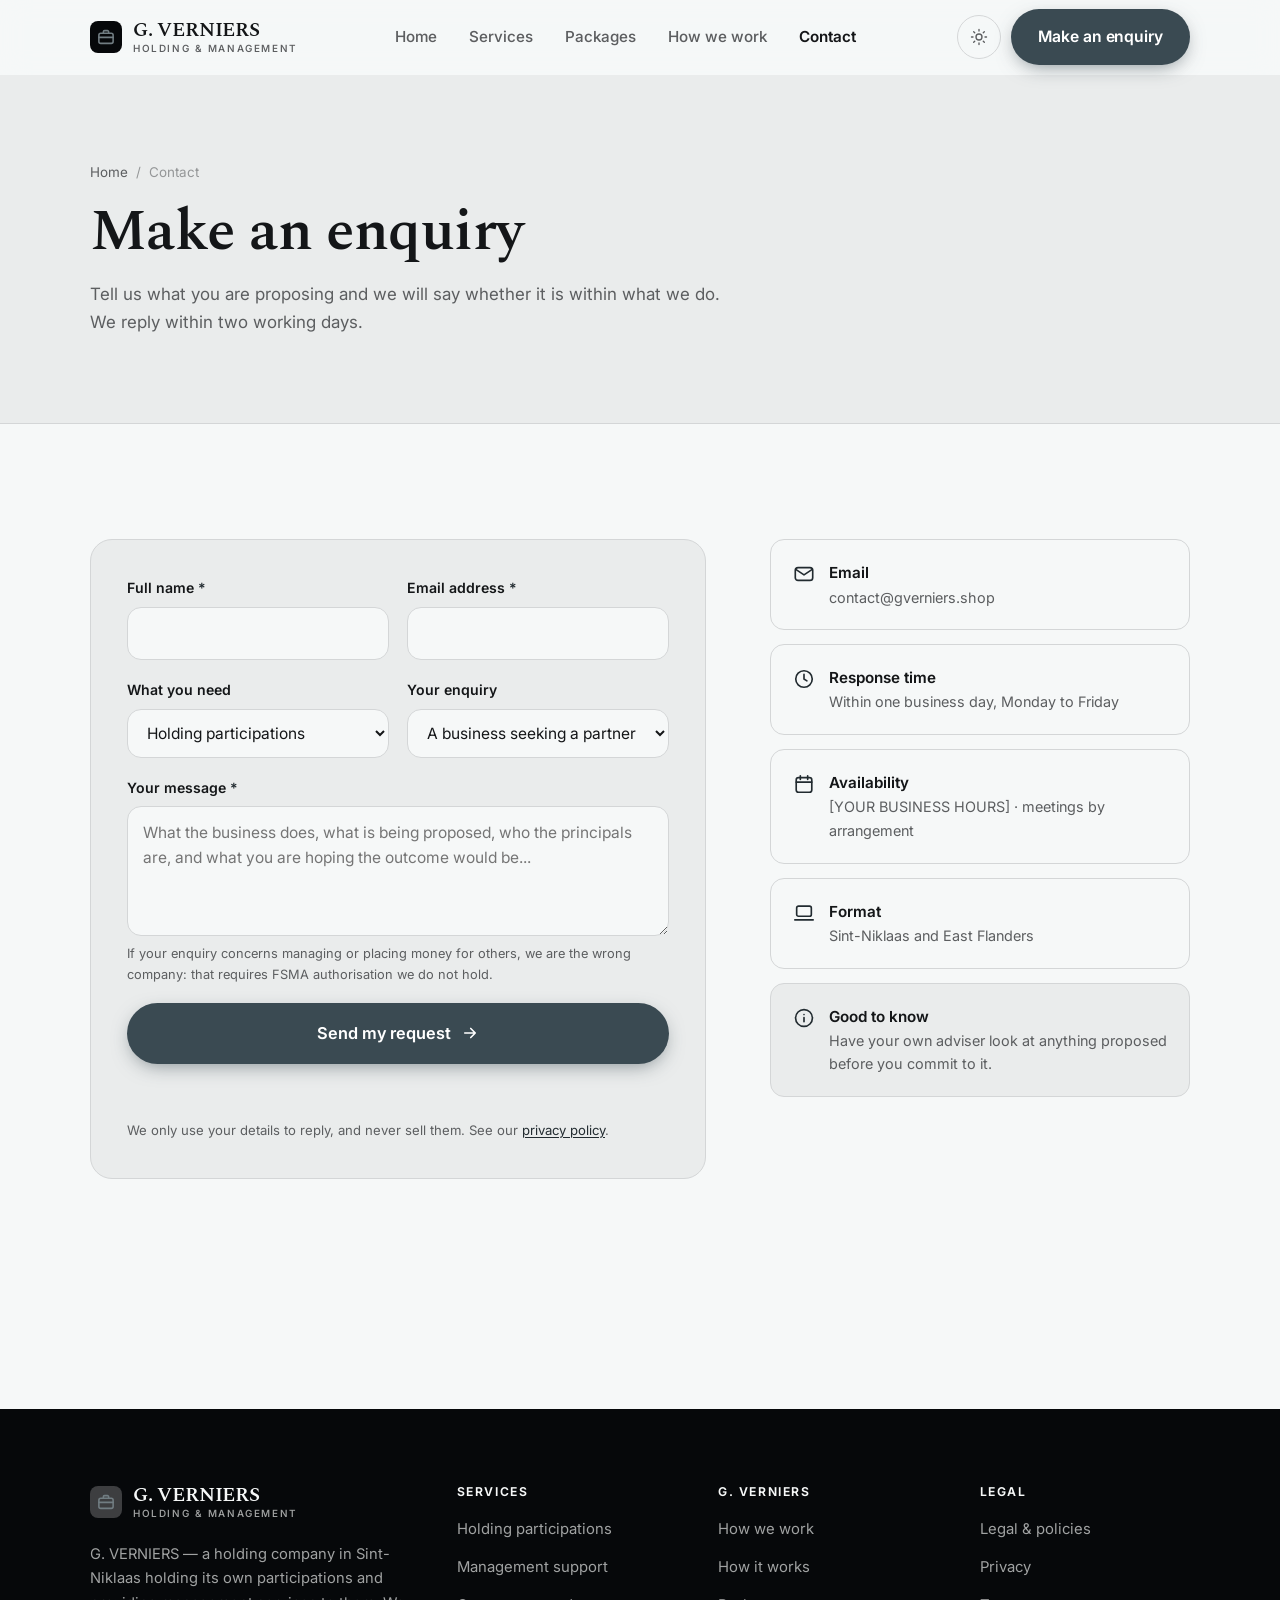
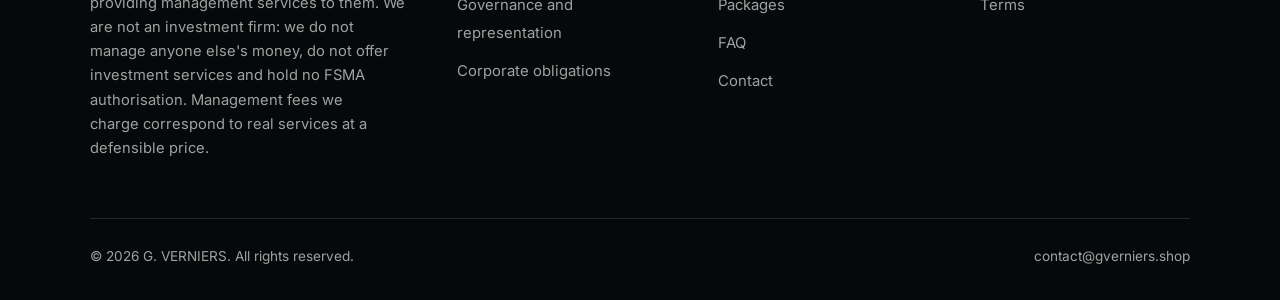
<file: contact.html>
<!DOCTYPE html>
<html lang="en" class="no-js">
<head>
<meta charset="utf-8">
<meta name="viewport" content="width=device-width, initial-scale=1">
<title>Contact — G. VERNIERS</title>
<meta name="description" content="Contact G. VERNIERS in Sint-Niklaas about a participation or a corporate matter. We reply within two working days.">
<link rel="canonical" href="https://gverniers.shop/contact.html">

<meta property="og:type" content="website">
<meta property="og:url" content="https://gverniers.shop/contact.html">
<meta property="og:site_name" content="G. VERNIERS">
<meta property="og:locale" content="en_US">
<meta property="og:title" content="Contact — G. VERNIERS">
<meta property="og:description" content="Contact G. VERNIERS in Sint-Niklaas about a participation or a corporate matter. We reply within two working days.">
<meta name="theme-color" content="#06080a">

<link rel="icon" href="assets/img/favicon.svg" type="image/svg+xml">
<link rel="preconnect" href="https://fonts.googleapis.com">
<link rel="preconnect" href="https://fonts.gstatic.com" crossorigin>
<link rel="stylesheet" href="https://fonts.googleapis.com/css2?family=Spectral:wght@400;500;600;700&family=Inter:wght@400..700&display=swap">
<link rel="stylesheet" href="assets/css/style.css">

<!-- Thème appliqué avant le premier rendu (évite le flash) -->
<script>
document.documentElement.classList.remove('no-js');
(function(){try{var t=localStorage.getItem('site-theme');if(t){document.documentElement.setAttribute('data-theme',t);}}catch(e){}})();
</script>
</head>

<body>
<a class="skip-link" href="#main">Skip to main content</a>

<header class="site-header">
  <nav class="wrap nav" aria-label="Main navigation">
    <a class="brand" href="index.html">
      <svg class="brand__mark" viewBox="0 0 64 64" aria-hidden="true">
        <rect class="bm-bg" width="64" height="64" rx="16"/>
        <g class="bm-ic" transform="translate(14 14) scale(1.5)" fill="none" stroke-width="2.1" stroke-linecap="round" stroke-linejoin="round"><rect x="2.5" y="7" width="19" height="13.5" rx="2.5"/><path d="M8.5 7V5a1.5 1.5 0 0 1 1.5-1.5h4A1.5 1.5 0 0 1 15.5 5v2M2.5 12.5h19"/></g>
      </svg>
      <span>G. VERNIERS<span class="brand__sub">HOLDING &amp; MANAGEMENT</span></span>
    </a>

    <ul class="nav__links" id="nav-links">
      <li><a href="index.html">Home</a></li>
      <li><a href="programs.html">Services</a></li>
      <li><a href="index.html#pricing">Packages</a></li>
      <li><a href="about.html">How we work</a></li>
      <li><a href="contact.html" aria-current="page">Contact</a></li>
      <li><a class="btn btn--primary" href="contact.html">Make an enquiry</a></li>
    </ul>

    <div class="nav__cta">
      <button class="theme-toggle" type="button" aria-label="Switch to dark theme">
        <svg class="icon-sun" viewBox="0 0 24 24" fill="none" stroke="currentColor" stroke-width="1.8" stroke-linecap="round" aria-hidden="true"><circle cx="12" cy="12" r="4"/><path d="M12 2v2m0 16v2M2 12h2m16 0h2M4.9 4.9l1.4 1.4m11.4 11.4 1.4 1.4M19.1 4.9l-1.4 1.4M6.3 17.7l-1.4 1.4"/></svg>
        <svg class="icon-moon" viewBox="0 0 24 24" fill="none" stroke="currentColor" stroke-width="1.8" stroke-linecap="round" stroke-linejoin="round" aria-hidden="true"><path d="M21 12.8A9 9 0 1 1 11.2 3a7 7 0 0 0 9.8 9.8z"/></svg>
      </button>
      <a class="btn btn--primary" href="contact.html">Make an enquiry</a>
      <button class="nav__toggle" type="button" aria-expanded="false" aria-controls="nav-links" aria-label="Open menu">
        <svg class="icon-open" viewBox="0 0 24 24" fill="none" stroke="currentColor" stroke-width="2" stroke-linecap="round" aria-hidden="true"><path d="M3 6h18M3 12h18M3 18h18"/></svg>
        <svg class="icon-close" viewBox="0 0 24 24" fill="none" stroke="currentColor" stroke-width="2" stroke-linecap="round" aria-hidden="true"><path d="M6 6l12 12M18 6L6 18"/></svg>
      </button>
    </div>
  </nav>
</header>

<main id="main">

<section class="page-head">
  <div class="wrap">
    <nav class="breadcrumb" aria-label="Breadcrumb">
      <a href="index.html">Home</a><span>/</span><span aria-current="page">Contact</span>
    </nav>
    <h1>Make an enquiry</h1>
    <p>Tell us what you are proposing and we will say whether it is within what we do. We reply within two working days.</p>
  </div>
</section>

<section class="section wrap">
  <div class="form-layout">

    <!--
      FORM: the action attribute holds a placeholder id. Create a free form at
      https://formspree.io and replace VOTRE_ID_FORMSPREE. Until then, the button
      opens the visitor's email app with a pre-filled message to contact@gverniers.shop.
    -->
    <form class="form" id="contact-form" action="https://formspree.io/f/VOTRE_ID_FORMSPREE" method="POST"
          data-email="contact@gverniers.shop" data-subject="Enquiry"
          data-msg-mail="Your email app will open with the message ready to send." data-msg-sending="Sending…"
          data-msg-ok="Thanks! Your message is on its way. We reply within one business day." data-msg-err="Sending failed. Please email us directly at">
      <div class="form__row">
        <div class="field">
          <label for="nom">Full name <span class="req" aria-hidden="true">*</span></label>
          <input type="text" id="nom" name="nom" autocomplete="name" required>
        </div>
        <div class="field">
          <label for="email">Email address <span class="req" aria-hidden="true">*</span></label>
          <input type="email" id="email" name="email" autocomplete="email" required>
        </div>
      </div>

      <div class="form__row">
        <div class="field">
          <label for="programme">What you need</label>
          <select id="programme" name="programme">
            <option>Holding participations</option>
            <option>Management support</option>
            <option>Governance and representation</option>
            <option>Corporate obligations</option>
            <option>Not sure yet</option>
          </select>
        </div>
        <div class="field">
          <label for="niveau">Your enquiry</label>
          <select id="niveau" name="niveau">
            <option>A business seeking a partner</option>
            <option>A corporate matter</option>
            <option>A management question</option>
            <option>Something else</option>
          </select>
        </div>
      </div>

      <div class="field">
        <label for="message">Your message <span class="req" aria-hidden="true">*</span></label>
        <textarea id="message" name="message" required placeholder="What the business does, what is being proposed, who the principals are, and what you are hoping the outcome would be..."></textarea>
        <span class="field__hint">If your enquiry concerns managing or placing money for others, we are the wrong company: that requires FSMA authorisation we do not hold.</span>
      </div>

      <!-- Bot trap: hidden from humans -->
      <div class="visually-hidden" aria-hidden="true">
        <label for="site-web">Leave this field empty</label>
        <input type="text" id="site-web" name="_gotcha" tabindex="-1" autocomplete="off">
      </div>

      <button class="btn btn--primary btn--lg" type="submit">Send my request <svg viewBox="0 0 24 24" fill="none" stroke="currentColor" stroke-width="2.2" stroke-linecap="round" stroke-linejoin="round" aria-hidden="true"><path d="M5 12h14M13 6l6 6-6 6"/></svg></button>

      <p id="form-status" class="form__status" role="status" aria-live="polite"></p>

      <p class="form__note">
        We only use your details to reply, and never sell them. See our <a href="legal.html#privacy">privacy policy</a>.
      </p>
    </form>

    <aside class="contact-aside">
      <div class="contact-card">
        <svg viewBox="0 0 24 24" fill="none" stroke="currentColor" stroke-width="1.8" stroke-linecap="round" stroke-linejoin="round" aria-hidden="true"><rect x="2.5" y="5" width="19" height="14" rx="3"/><path d="M3 7l9 6 9-6"/></svg>
        <div><b>Email</b><a href="mailto:contact@gverniers.shop">contact@gverniers.shop</a></div>
      </div>
      <div class="contact-card">
        <svg viewBox="0 0 24 24" fill="none" stroke="currentColor" stroke-width="1.8" stroke-linecap="round" stroke-linejoin="round" aria-hidden="true"><circle cx="12" cy="12" r="9"/><path d="M12 7v5l3.2 2"/></svg>
        <div><b>Response time</b><span>Within one business day, Monday to Friday</span></div>
      </div>
      <div class="contact-card">
        <svg viewBox="0 0 24 24" fill="none" stroke="currentColor" stroke-width="1.8" stroke-linecap="round" stroke-linejoin="round" aria-hidden="true"><rect x="3.5" y="5" width="17" height="16" rx="2.5"/><path d="M8 3v4M16 3v4M3.5 10h17"/></svg>
        <div><b>Availability</b><span>[YOUR BUSINESS HOURS] · meetings by arrangement</span></div>
      </div>
      <div class="contact-card">
        <svg viewBox="0 0 24 24" fill="none" stroke="currentColor" stroke-width="1.8" stroke-linecap="round" stroke-linejoin="round" aria-hidden="true"><rect x="4" y="4.5" width="16" height="11" rx="2"/><path d="M2 19.5h20"/></svg>
        <div><b>Format</b><span>Sint-Niklaas and East Flanders</span></div>
      </div>
      <div class="contact-card contact-card--soft">
        <svg viewBox="0 0 24 24" fill="none" stroke="currentColor" stroke-width="1.8" stroke-linecap="round" stroke-linejoin="round" aria-hidden="true"><circle cx="12" cy="12" r="9.2"/><path d="M12 16v-4.5M12 8.2v.1"/></svg>
        <div><b>Good to know</b><span>Have your own adviser look at anything proposed before you commit to it.</span></div>
      </div>
    </aside>

  </div>
</section>

</main>

<footer class="site-footer">
  <div class="wrap">
    <div class="footer__grid">
      <div class="footer__brand">
        <a class="brand" href="index.html">
          <svg class="brand__mark" viewBox="0 0 64 64" aria-hidden="true">
        <rect class="bm-bg" width="64" height="64" rx="16"/>
        <g class="bm-ic" transform="translate(14 14) scale(1.5)" fill="none" stroke-width="2.1" stroke-linecap="round" stroke-linejoin="round"><rect x="2.5" y="7" width="19" height="13.5" rx="2.5"/><path d="M8.5 7V5a1.5 1.5 0 0 1 1.5-1.5h4A1.5 1.5 0 0 1 15.5 5v2M2.5 12.5h19"/></g>
      </svg>
          <span>G. VERNIERS<span class="brand__sub">HOLDING &amp; MANAGEMENT</span></span>
        </a>
        <p>G. VERNIERS — a holding company in Sint-Niklaas holding its own participations and providing management services to them. We are not an investment firm: we do not manage anyone else's money, do not offer investment services and hold no FSMA authorisation. Management fees we charge correspond to real services at a defensible price.</p>
      </div>

      <div class="footer__col">
        <h4>Services</h4>
        <ul>
          <li><a href="programs.html#holding">Holding participations</a></li>
          <li><a href="programs.html#management">Management support</a></li>
          <li><a href="programs.html#governance">Governance and representation</a></li>
          <li><a href="programs.html#obligations">Corporate obligations</a></li>
        </ul>
      </div>

      <div class="footer__col">
        <h4>G. VERNIERS</h4>
        <ul>
          <li><a href="about.html">How we work</a></li>
          <li><a href="index.html#how-it-works">How it works</a></li>
          <li><a href="index.html#pricing">Packages</a></li>
          <li><a href="index.html#faq">FAQ</a></li>
          <li><a href="contact.html">Contact</a></li>
        </ul>
      </div>

      <div class="footer__col">
        <h4>Legal</h4>
        <ul>
          <li><a href="legal.html">Legal &amp; policies</a></li>
          <li><a href="legal.html#privacy">Privacy</a></li>
          <li><a href="legal.html#terms">Terms</a></li>
        </ul>
      </div>
    </div>

    <div class="footer__bottom">
      <p>© <span data-year>2026</span> G. VERNIERS. All rights reserved.</p>
      <p><a href="mailto:contact@gverniers.shop">contact@gverniers.shop</a></p>
    </div>
  </div>
</footer>

<script src="assets/js/main.js" defer></script>
</body>
</html>
</file>
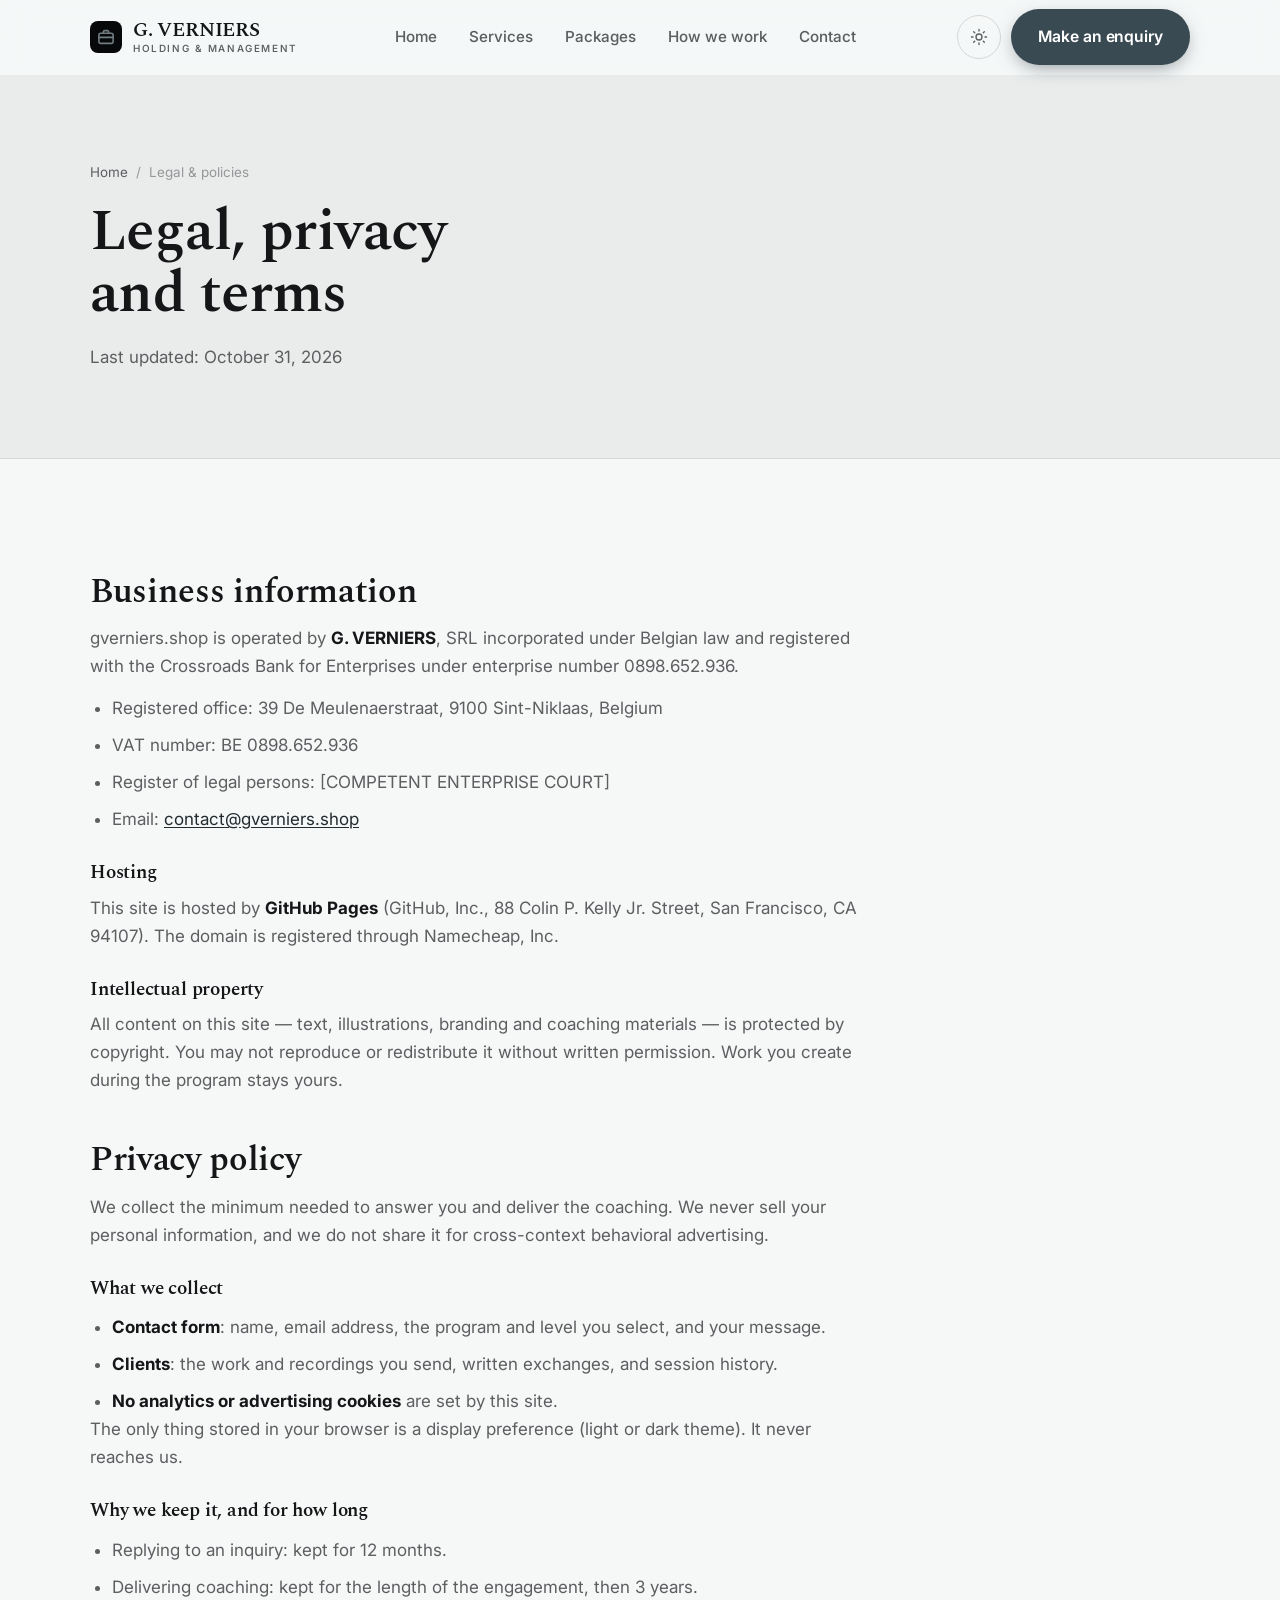
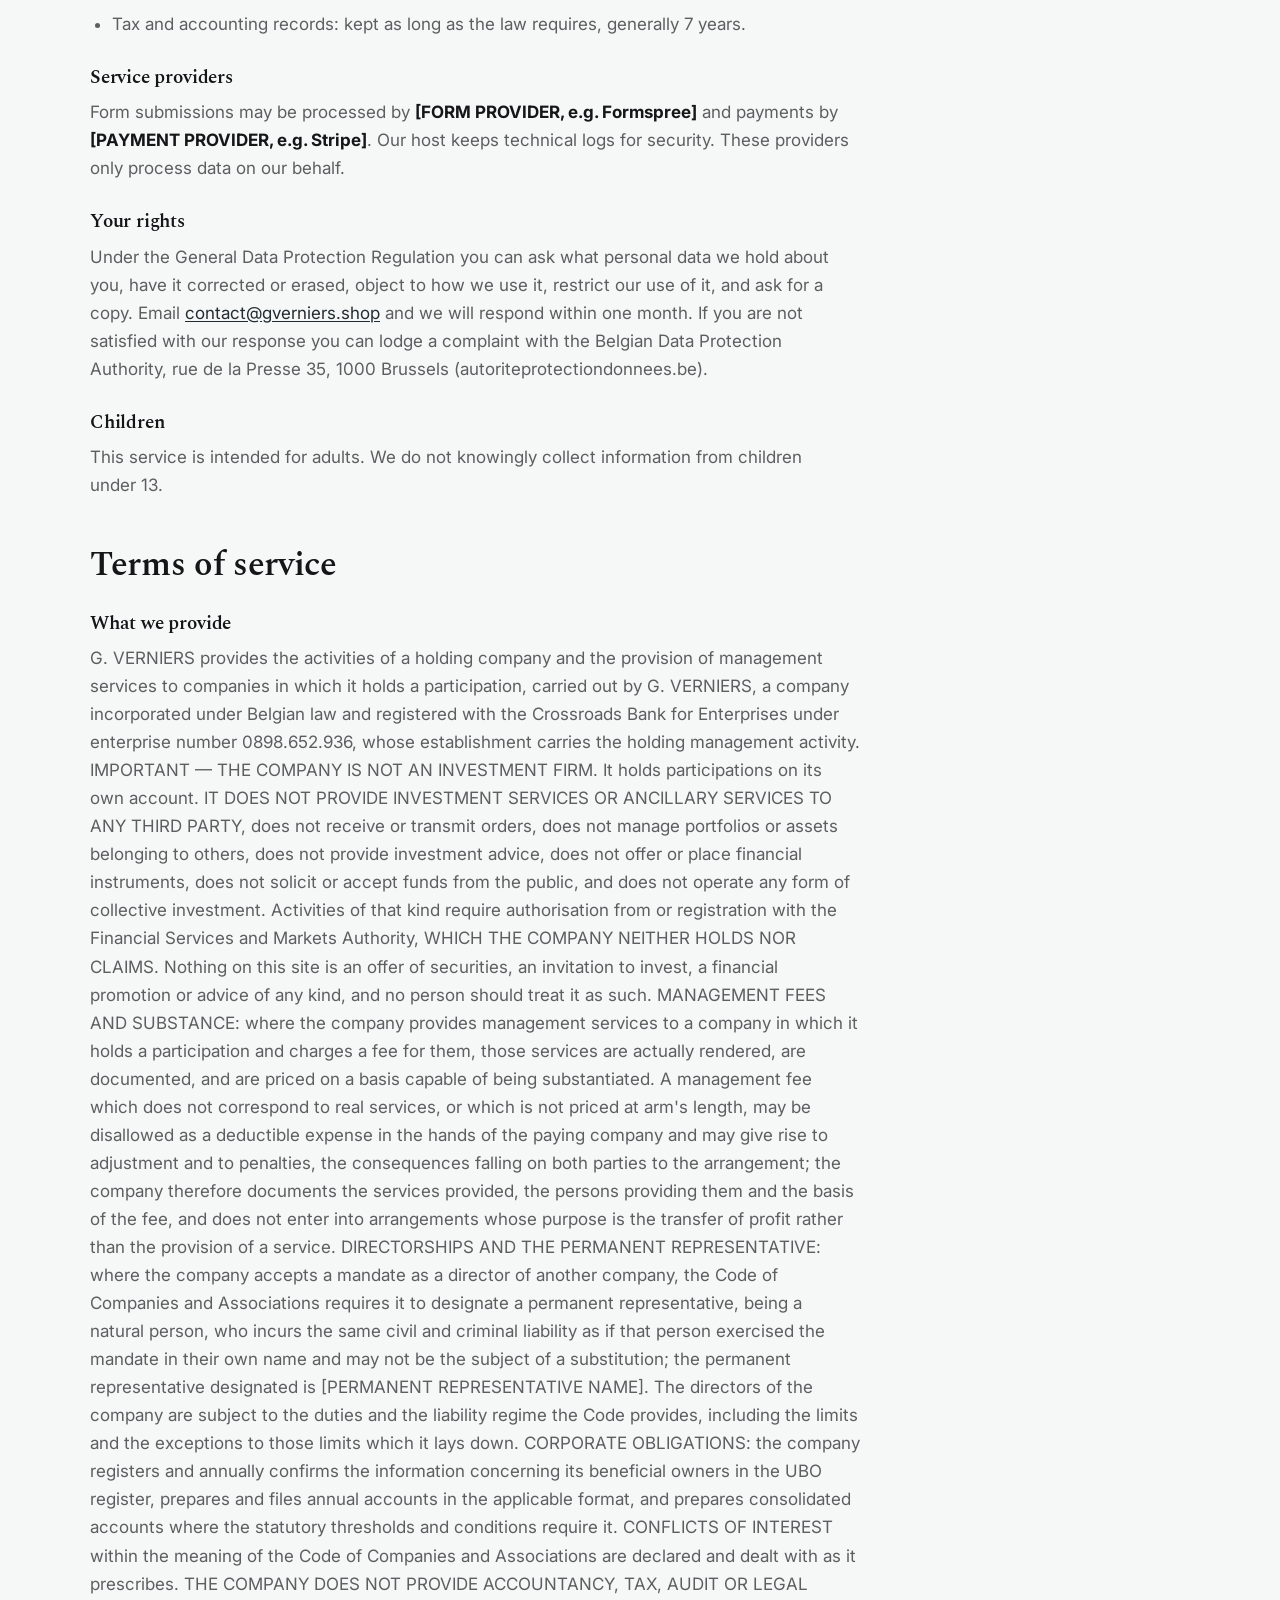
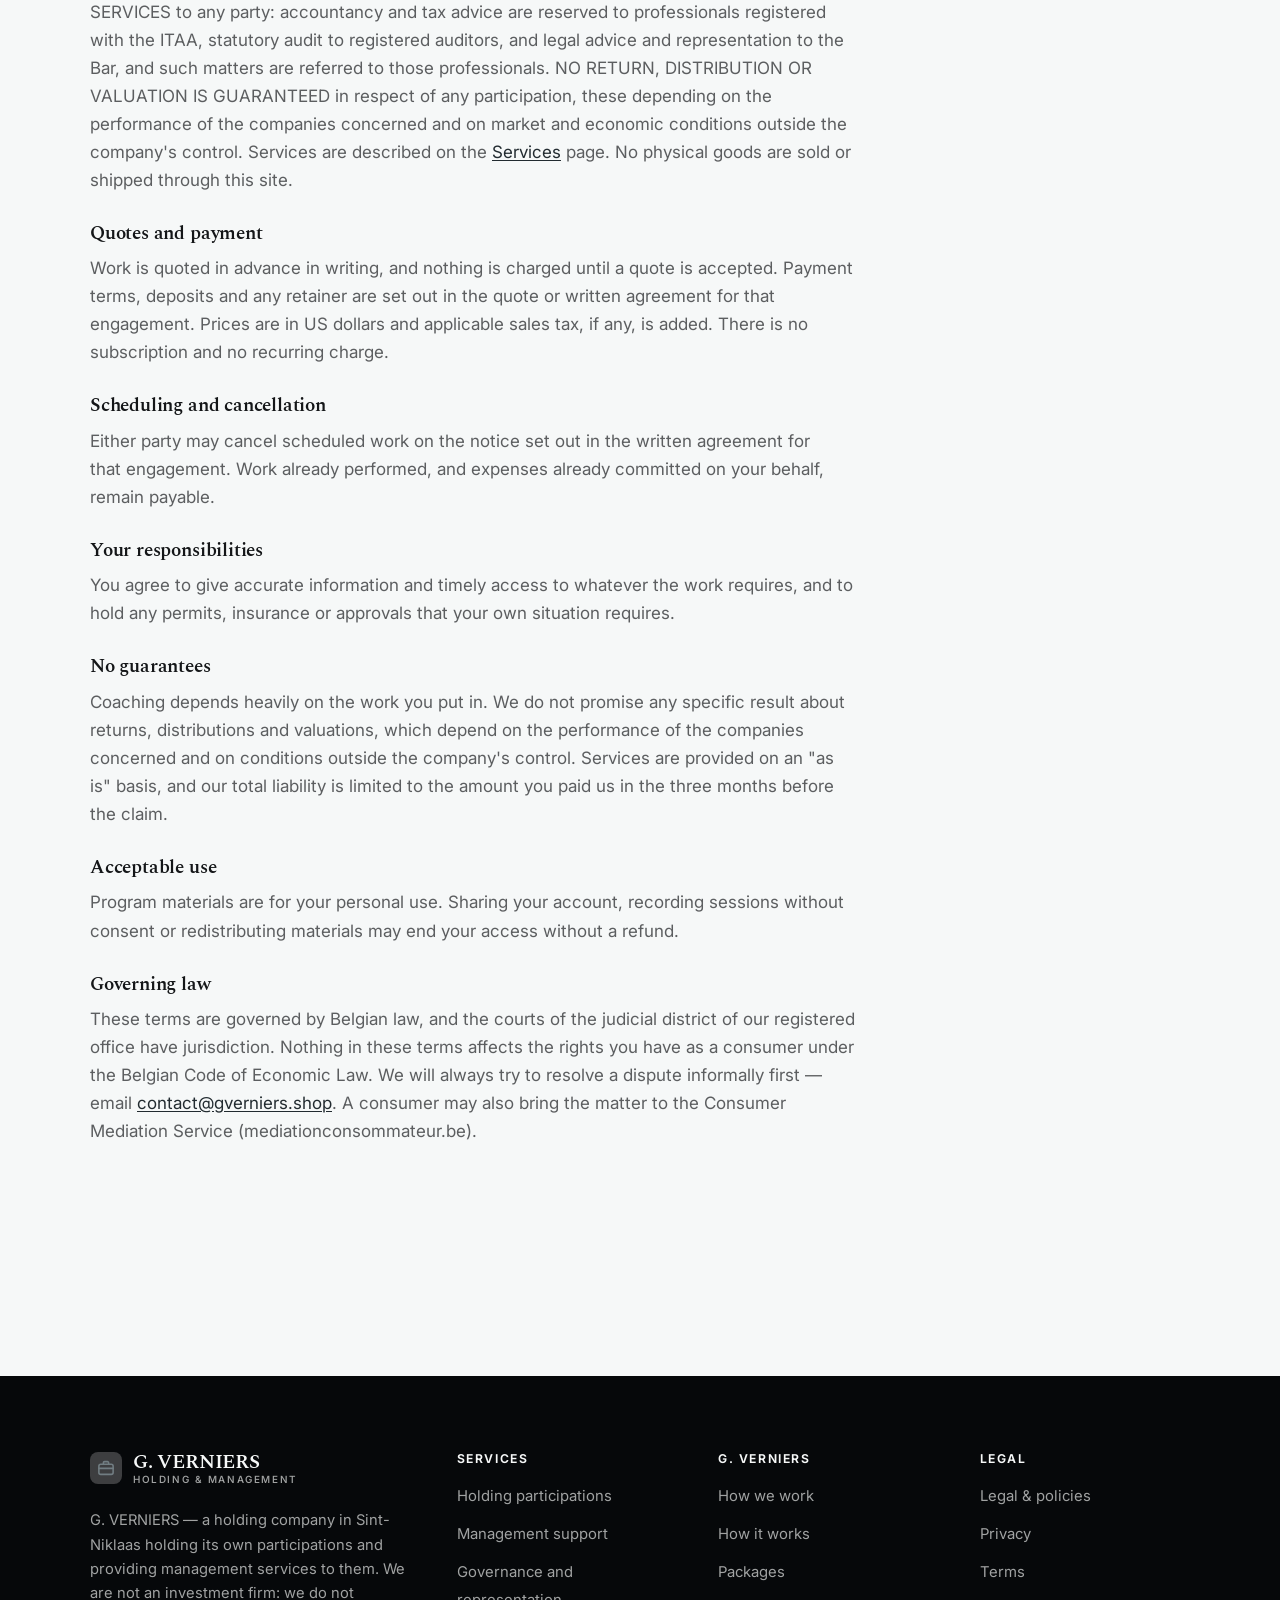
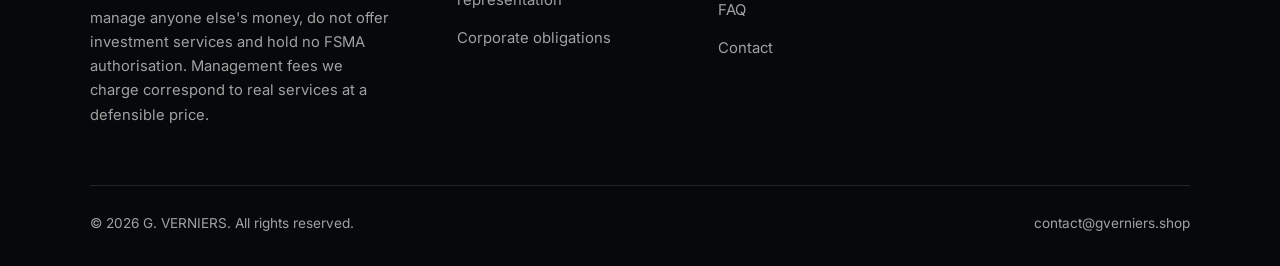
<file: legal.html>
<!DOCTYPE html>
<html lang="en" class="no-js">
<head>
<meta charset="utf-8">
<meta name="viewport" content="width=device-width, initial-scale=1">
<title>Legal, privacy and terms — G. VERNIERS</title>
<meta name="description" content="Business information, privacy policy and terms of service for G. VERNIERS.">
<meta name="robots" content="noindex">

<meta property="og:type" content="website">
<meta property="og:url" content="https://gverniers.shop/legal.html">
<meta property="og:site_name" content="G. VERNIERS">
<meta property="og:locale" content="en_US">
<meta property="og:title" content="Legal, privacy and terms — G. VERNIERS">
<meta property="og:description" content="Business information, privacy policy and terms of service for G. VERNIERS.">
<meta name="theme-color" content="#06080a">

<link rel="icon" href="assets/img/favicon.svg" type="image/svg+xml">
<link rel="preconnect" href="https://fonts.googleapis.com">
<link rel="preconnect" href="https://fonts.gstatic.com" crossorigin>
<link rel="stylesheet" href="https://fonts.googleapis.com/css2?family=Spectral:wght@400;500;600;700&family=Inter:wght@400..700&display=swap">
<link rel="stylesheet" href="assets/css/style.css">

<!-- Thème appliqué avant le premier rendu (évite le flash) -->
<script>
document.documentElement.classList.remove('no-js');
(function(){try{var t=localStorage.getItem('site-theme');if(t){document.documentElement.setAttribute('data-theme',t);}}catch(e){}})();
</script>
</head>

<body>
<a class="skip-link" href="#main">Skip to main content</a>

<header class="site-header">
  <nav class="wrap nav" aria-label="Main navigation">
    <a class="brand" href="index.html">
      <svg class="brand__mark" viewBox="0 0 64 64" aria-hidden="true">
        <rect class="bm-bg" width="64" height="64" rx="16"/>
        <g class="bm-ic" transform="translate(14 14) scale(1.5)" fill="none" stroke-width="2.1" stroke-linecap="round" stroke-linejoin="round"><rect x="2.5" y="7" width="19" height="13.5" rx="2.5"/><path d="M8.5 7V5a1.5 1.5 0 0 1 1.5-1.5h4A1.5 1.5 0 0 1 15.5 5v2M2.5 12.5h19"/></g>
      </svg>
      <span>G. VERNIERS<span class="brand__sub">HOLDING &amp; MANAGEMENT</span></span>
    </a>

    <ul class="nav__links" id="nav-links">
      <li><a href="index.html">Home</a></li>
      <li><a href="programs.html">Services</a></li>
      <li><a href="index.html#pricing">Packages</a></li>
      <li><a href="about.html">How we work</a></li>
      <li><a href="contact.html">Contact</a></li>
      <li><a class="btn btn--primary" href="contact.html">Make an enquiry</a></li>
    </ul>

    <div class="nav__cta">
      <button class="theme-toggle" type="button" aria-label="Switch to dark theme">
        <svg class="icon-sun" viewBox="0 0 24 24" fill="none" stroke="currentColor" stroke-width="1.8" stroke-linecap="round" aria-hidden="true"><circle cx="12" cy="12" r="4"/><path d="M12 2v2m0 16v2M2 12h2m16 0h2M4.9 4.9l1.4 1.4m11.4 11.4 1.4 1.4M19.1 4.9l-1.4 1.4M6.3 17.7l-1.4 1.4"/></svg>
        <svg class="icon-moon" viewBox="0 0 24 24" fill="none" stroke="currentColor" stroke-width="1.8" stroke-linecap="round" stroke-linejoin="round" aria-hidden="true"><path d="M21 12.8A9 9 0 1 1 11.2 3a7 7 0 0 0 9.8 9.8z"/></svg>
      </button>
      <a class="btn btn--primary" href="contact.html">Make an enquiry</a>
      <button class="nav__toggle" type="button" aria-expanded="false" aria-controls="nav-links" aria-label="Open menu">
        <svg class="icon-open" viewBox="0 0 24 24" fill="none" stroke="currentColor" stroke-width="2" stroke-linecap="round" aria-hidden="true"><path d="M3 6h18M3 12h18M3 18h18"/></svg>
        <svg class="icon-close" viewBox="0 0 24 24" fill="none" stroke="currentColor" stroke-width="2" stroke-linecap="round" aria-hidden="true"><path d="M6 6l12 12M18 6L6 18"/></svg>
      </button>
    </div>
  </nav>
</header>

<main id="main">

<section class="page-head">
  <div class="wrap">
    <nav class="breadcrumb" aria-label="Breadcrumb">
      <a href="index.html">Home</a><span>/</span><span aria-current="page">Legal &amp; policies</span>
    </nav>
    <h1>Legal, privacy and terms</h1>
    <p>Last updated: <time datetime="2026-10-31">October 31, 2026</time></p>
  </div>
</section>

<section class="section wrap">
  <div class="prose">

    <!--
      TO DO: this is a skeleton, not legal advice. Replace every [BRACKET] with
      your real details before selling, and have a lawyer review it if you can.
      Consumer protection rules differ by state.
    -->

    <h2 id="business">Business information</h2>
    <p>
      gverniers.shop is operated by <strong>G. VERNIERS</strong>,
      SRL incorporated under Belgian law and registered with the
      Crossroads Bank for Enterprises under enterprise number 0898.652.936.
    </p>
    <ul>
      <li>Registered office: 39 De Meulenaerstraat, 9100 Sint-Niklaas, Belgium</li>
      <li>VAT number: BE 0898.652.936</li>
      <li>Register of legal persons: [COMPETENT ENTERPRISE COURT]</li>
      <li>Email: <a href="mailto:contact@gverniers.shop">contact@gverniers.shop</a></li>
    </ul>

    <h3>Hosting</h3>
    <p>
      This site is hosted by <strong>GitHub Pages</strong> (GitHub, Inc., 88 Colin P. Kelly Jr. Street,
      San Francisco, CA 94107). The domain is registered through Namecheap, Inc.
    </p>

    <h3>Intellectual property</h3>
    <p>
      All content on this site — text, illustrations, branding and coaching materials — is protected by
      copyright. You may not reproduce or redistribute it without written permission. Work you create during
      the program stays yours.
    </p>

    <h2 id="privacy">Privacy policy</h2>
    <p>
      We collect the minimum needed to answer you and deliver the coaching. We never sell your personal
      information, and we do not share it for cross-context behavioral advertising.
    </p>
    <h3>What we collect</h3>
    <ul>
      <li><strong>Contact form</strong>: name, email address, the program and level you select, and your message.</li>
      <li><strong>Clients</strong>: the work and recordings you send, written exchanges, and session history.</li>
      <li><strong>No analytics or advertising cookies</strong> are set by this site.</li>
    </ul>
    <p>
      The only thing stored in your browser is a display preference (light or dark theme). It never reaches us.
    </p>
    <h3>Why we keep it, and for how long</h3>
    <ul>
      <li>Replying to an inquiry: kept for 12 months.</li>
      <li>Delivering coaching: kept for the length of the engagement, then 3 years.</li>
      <li>Tax and accounting records: kept as long as the law requires, generally 7 years.</li>
    </ul>
    <h3>Service providers</h3>
    <p>
      Form submissions may be processed by <strong>[FORM PROVIDER, e.g. Formspree]</strong> and payments by
      <strong>[PAYMENT PROVIDER, e.g. Stripe]</strong>. Our host keeps technical logs for security. These
      providers only process data on our behalf.
    </p>
    <h3>Your rights</h3>
    <p>
      Under the General Data Protection Regulation you can ask what personal data we hold about you,
      have it corrected or erased, object to how we use it, restrict our use of it, and ask for a copy.
      Email <a href="mailto:contact@gverniers.shop">contact@gverniers.shop</a> and we will respond within one month. If you are not
      satisfied with our response you can lodge a complaint with the Belgian Data Protection Authority,
      rue de la Presse 35, 1000 Brussels (autoriteprotectiondonnees.be).
    </p>
    <h3>Children</h3>
    <p>
      This service is intended for adults. We do not knowingly collect information from children under 13.
    </p>

    <h2 id="terms">Terms of service</h2>
    <h3>What we provide</h3>
    <p>
      G. VERNIERS provides the activities of a holding company and the provision of management services to companies in which it holds a participation, carried out by G. VERNIERS, a company incorporated under Belgian law and registered with the Crossroads Bank for Enterprises under enterprise number 0898.652.936, whose establishment carries the holding management activity. IMPORTANT — THE COMPANY IS NOT AN INVESTMENT FIRM. It holds participations on its own account. IT DOES NOT PROVIDE INVESTMENT SERVICES OR ANCILLARY SERVICES TO ANY THIRD PARTY, does not receive or transmit orders, does not manage portfolios or assets belonging to others, does not provide investment advice, does not offer or place financial instruments, does not solicit or accept funds from the public, and does not operate any form of collective investment. Activities of that kind require authorisation from or registration with the Financial Services and Markets Authority, WHICH THE COMPANY NEITHER HOLDS NOR CLAIMS. Nothing on this site is an offer of securities, an invitation to invest, a financial promotion or advice of any kind, and no person should treat it as such. MANAGEMENT FEES AND SUBSTANCE: where the company provides management services to a company in which it holds a participation and charges a fee for them, those services are actually rendered, are documented, and are priced on a basis capable of being substantiated. A management fee which does not correspond to real services, or which is not priced at arm's length, may be disallowed as a deductible expense in the hands of the paying company and may give rise to adjustment and to penalties, the consequences falling on both parties to the arrangement; the company therefore documents the services provided, the persons providing them and the basis of the fee, and does not enter into arrangements whose purpose is the transfer of profit rather than the provision of a service. DIRECTORSHIPS AND THE PERMANENT REPRESENTATIVE: where the company accepts a mandate as a director of another company, the Code of Companies and Associations requires it to designate a permanent representative, being a natural person, who incurs the same civil and criminal liability as if that person exercised the mandate in their own name and may not be the subject of a substitution; the permanent representative designated is [PERMANENT REPRESENTATIVE NAME]. The directors of the company are subject to the duties and the liability regime the Code provides, including the limits and the exceptions to those limits which it lays down. CORPORATE OBLIGATIONS: the company registers and annually confirms the information concerning its beneficial owners in the UBO register, prepares and files annual accounts in the applicable format, and prepares consolidated accounts where the statutory thresholds and conditions require it. CONFLICTS OF INTEREST within the meaning of the Code of Companies and Associations are declared and dealt with as it prescribes. THE COMPANY DOES NOT PROVIDE ACCOUNTANCY, TAX, AUDIT OR LEGAL SERVICES to any party: accountancy and tax advice are reserved to professionals registered with the ITAA, statutory audit to registered auditors, and legal advice and representation to the Bar, and such matters are referred to those professionals. NO RETURN, DISTRIBUTION OR VALUATION IS GUARANTEED in respect of any participation, these depending on the performance of the companies concerned and on market and economic conditions outside the company's control. Services are described on the
      <a href="programs.html">Services</a> page. No physical goods are sold or shipped through this site.
    </p>
    <h3>Quotes and payment</h3>
    <p>
      Work is quoted in advance in writing, and nothing is charged until a quote is accepted. Payment terms,
      deposits and any retainer are set out in the quote or written agreement for that engagement. Prices are in
      US dollars and applicable sales tax, if any, is added. There is no subscription and no recurring charge.
    </p>
    <h3>Scheduling and cancellation</h3>
    <p>
      Either party may cancel scheduled work on the notice set out in the written agreement for that engagement.
      Work already performed, and expenses already committed on your behalf, remain payable.
    </p>
    <h3>Your responsibilities</h3>
    <p>
      You agree to give accurate information and timely access to whatever the work requires, and to hold any
      permits, insurance or approvals that your own situation requires.
    </p>

    <h3>No guarantees</h3>
    <p>
      Coaching depends heavily on the work you put in. We do not promise any specific result
      about returns, distributions and valuations, which depend on the performance of the companies concerned and on conditions outside the company's control. Services are provided on an "as is" basis, and our total
      liability is limited to the amount you paid us in the three months before the claim.
    </p>
    <h3>Acceptable use</h3>
    <p>
      Program materials are for your personal use. Sharing your account, recording sessions without consent
      or redistributing materials may end your access without a refund.
    </p>
    <h3>Governing law</h3>
    <p>
      These terms are governed by Belgian law, and the courts of the judicial district of our
      registered office have jurisdiction. Nothing in these terms affects the rights you have as a
      consumer under the Belgian Code of Economic Law. We will always try to resolve a dispute
      informally first — email <a href="mailto:contact@gverniers.shop">contact@gverniers.shop</a>. A consumer may also bring the
      matter to the Consumer Mediation Service (mediationconsommateur.be).
    </p>

  </div>
</section>

</main>

<footer class="site-footer">
  <div class="wrap">
    <div class="footer__grid">
      <div class="footer__brand">
        <a class="brand" href="index.html">
          <svg class="brand__mark" viewBox="0 0 64 64" aria-hidden="true">
        <rect class="bm-bg" width="64" height="64" rx="16"/>
        <g class="bm-ic" transform="translate(14 14) scale(1.5)" fill="none" stroke-width="2.1" stroke-linecap="round" stroke-linejoin="round"><rect x="2.5" y="7" width="19" height="13.5" rx="2.5"/><path d="M8.5 7V5a1.5 1.5 0 0 1 1.5-1.5h4A1.5 1.5 0 0 1 15.5 5v2M2.5 12.5h19"/></g>
      </svg>
          <span>G. VERNIERS<span class="brand__sub">HOLDING &amp; MANAGEMENT</span></span>
        </a>
        <p>G. VERNIERS — a holding company in Sint-Niklaas holding its own participations and providing management services to them. We are not an investment firm: we do not manage anyone else's money, do not offer investment services and hold no FSMA authorisation. Management fees we charge correspond to real services at a defensible price.</p>
      </div>

      <div class="footer__col">
        <h4>Services</h4>
        <ul>
          <li><a href="programs.html#holding">Holding participations</a></li>
          <li><a href="programs.html#management">Management support</a></li>
          <li><a href="programs.html#governance">Governance and representation</a></li>
          <li><a href="programs.html#obligations">Corporate obligations</a></li>
        </ul>
      </div>

      <div class="footer__col">
        <h4>G. VERNIERS</h4>
        <ul>
          <li><a href="about.html">How we work</a></li>
          <li><a href="index.html#how-it-works">How it works</a></li>
          <li><a href="index.html#pricing">Packages</a></li>
          <li><a href="index.html#faq">FAQ</a></li>
          <li><a href="contact.html">Contact</a></li>
        </ul>
      </div>

      <div class="footer__col">
        <h4>Legal</h4>
        <ul>
          <li><a href="legal.html">Legal &amp; policies</a></li>
          <li><a href="legal.html#privacy">Privacy</a></li>
          <li><a href="legal.html#terms">Terms</a></li>
        </ul>
      </div>
    </div>

    <div class="footer__bottom">
      <p>© <span data-year>2026</span> G. VERNIERS. All rights reserved.</p>
      <p><a href="mailto:contact@gverniers.shop">contact@gverniers.shop</a></p>
    </div>
  </div>
</footer>

<script src="assets/js/main.js" defer></script>
</body>
</html>
</file>
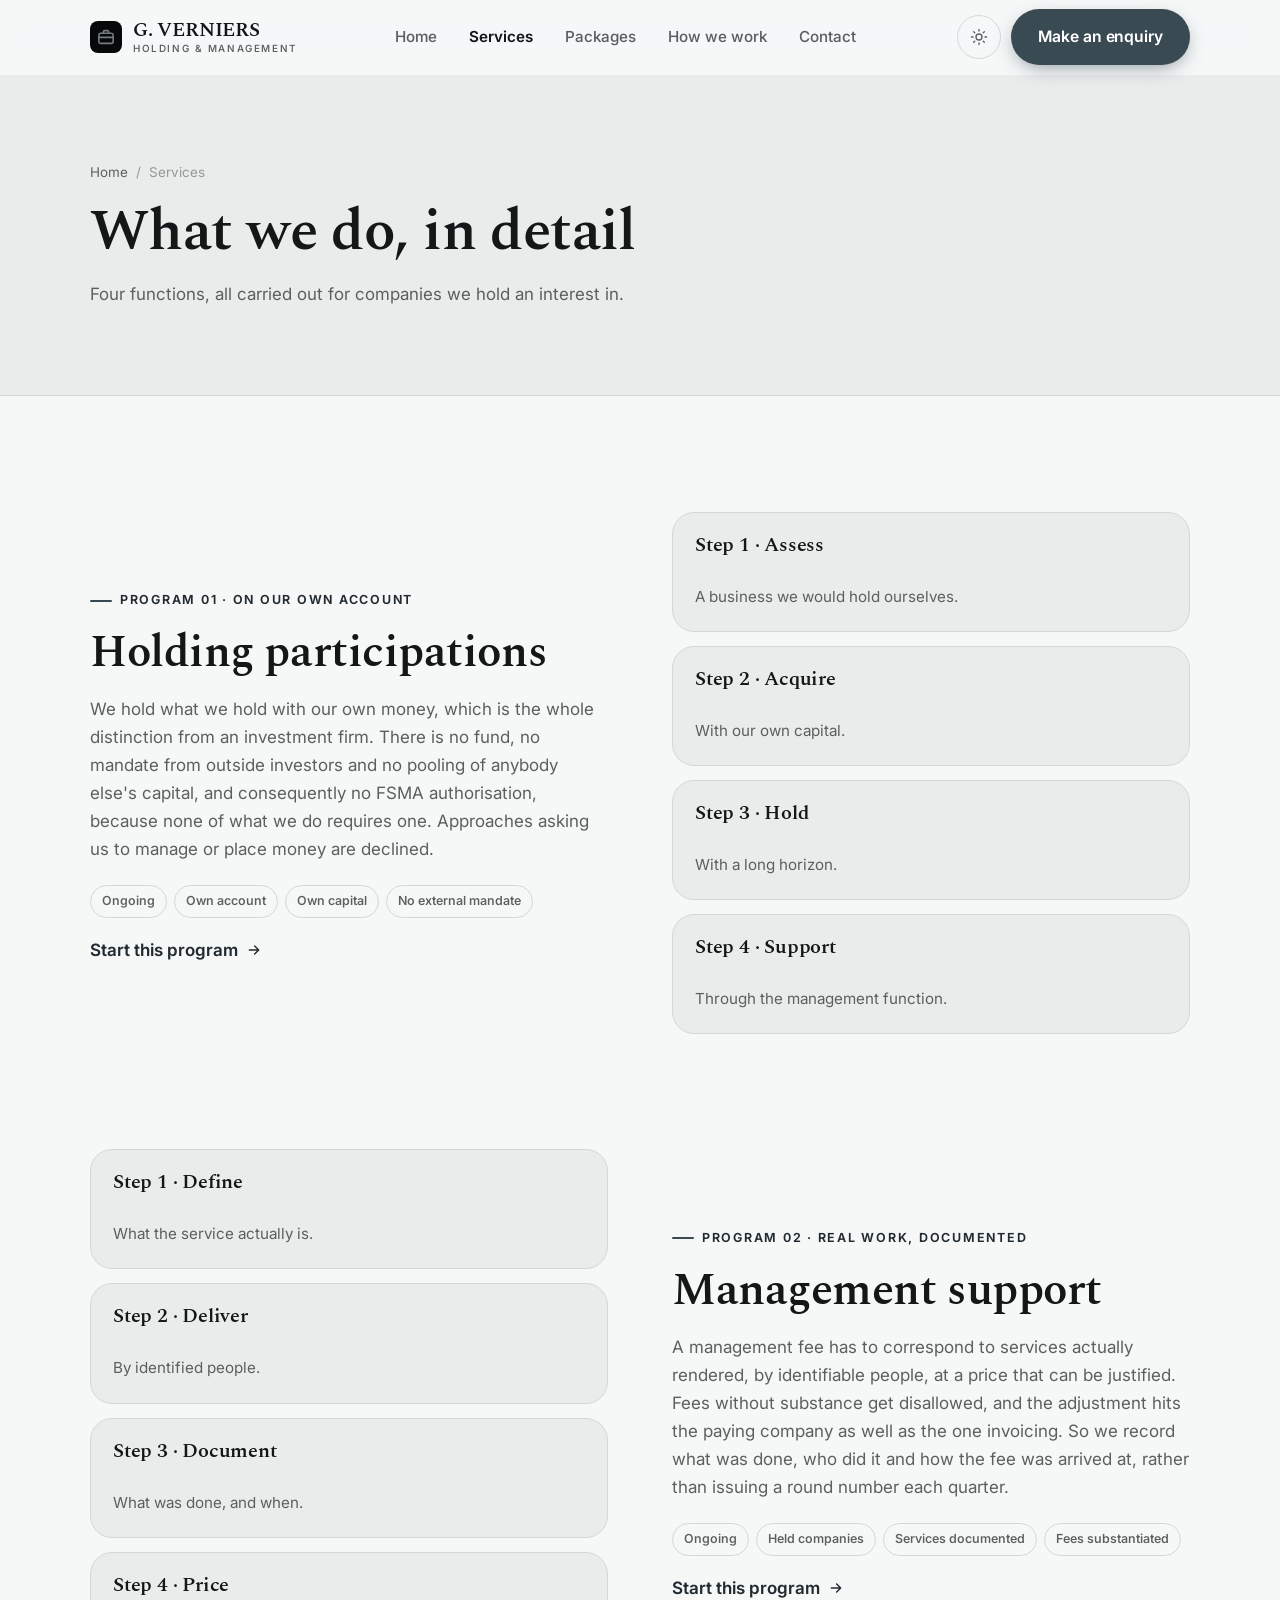
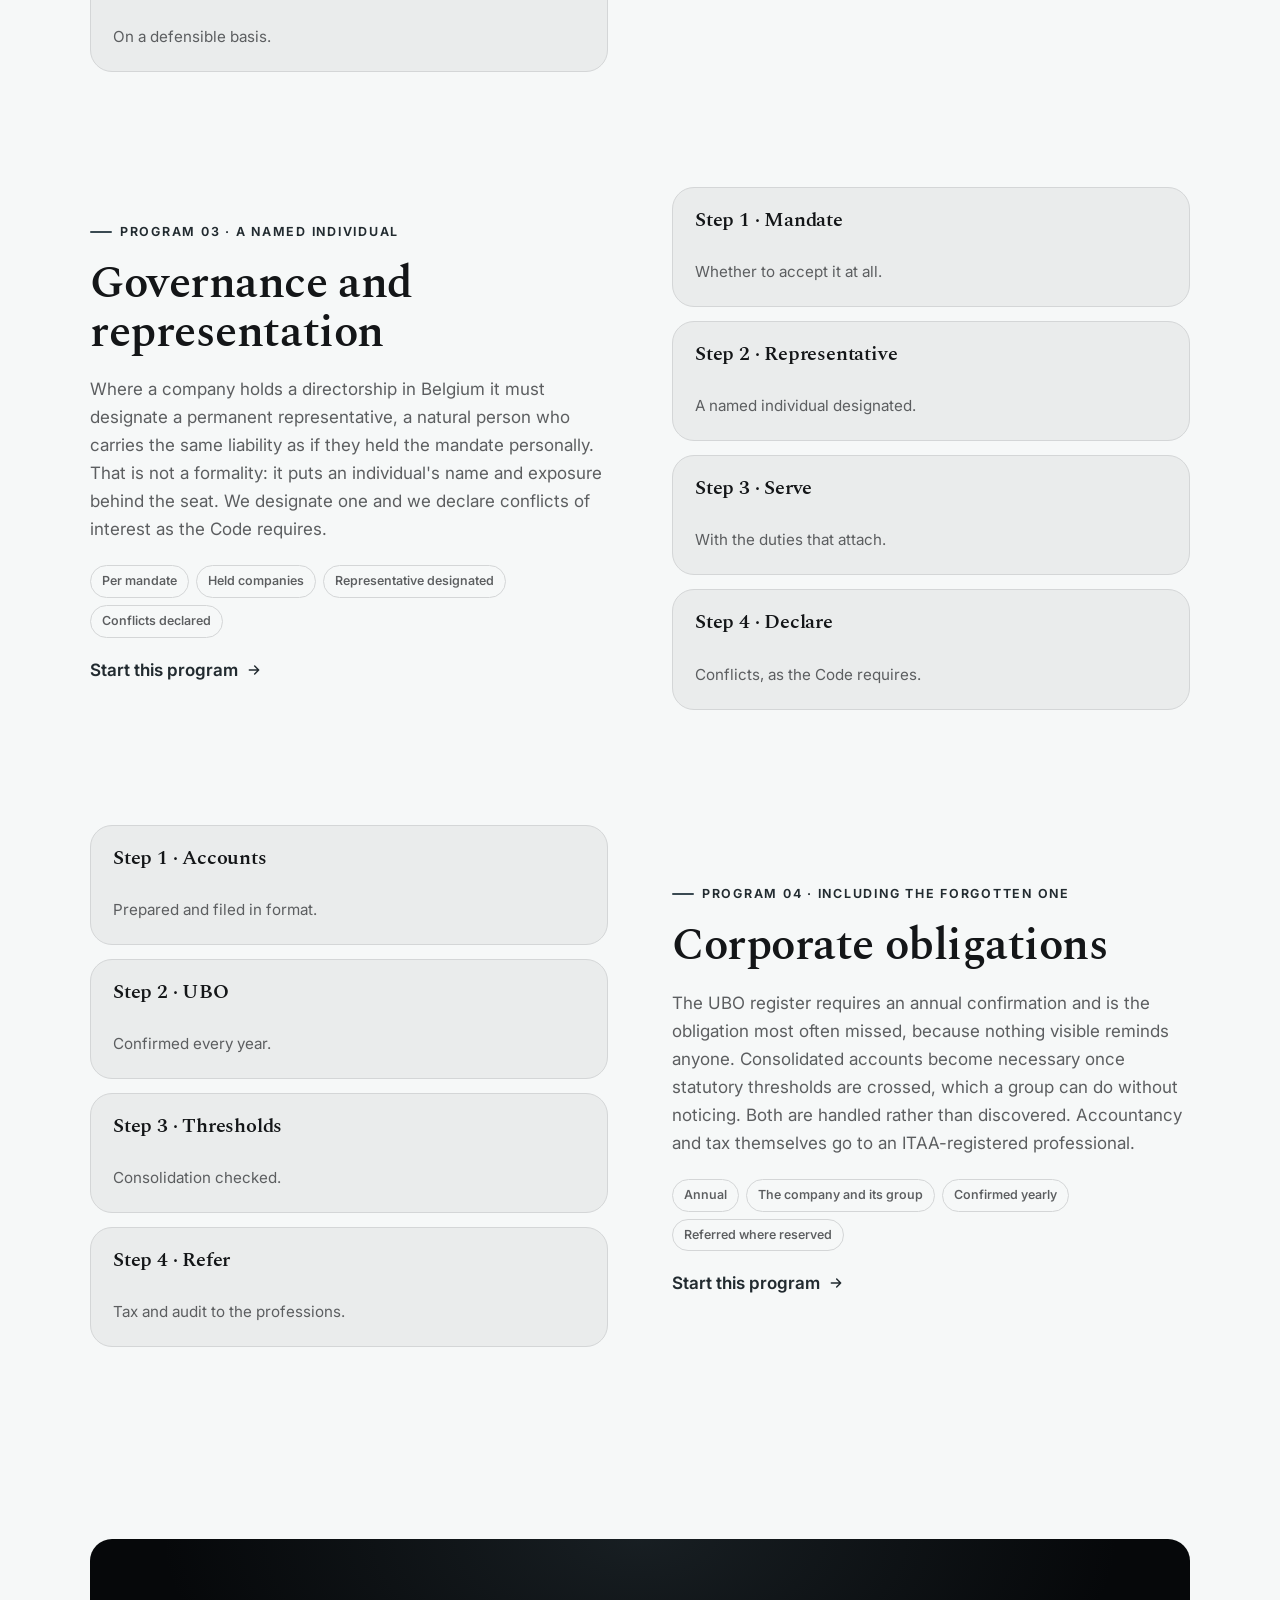
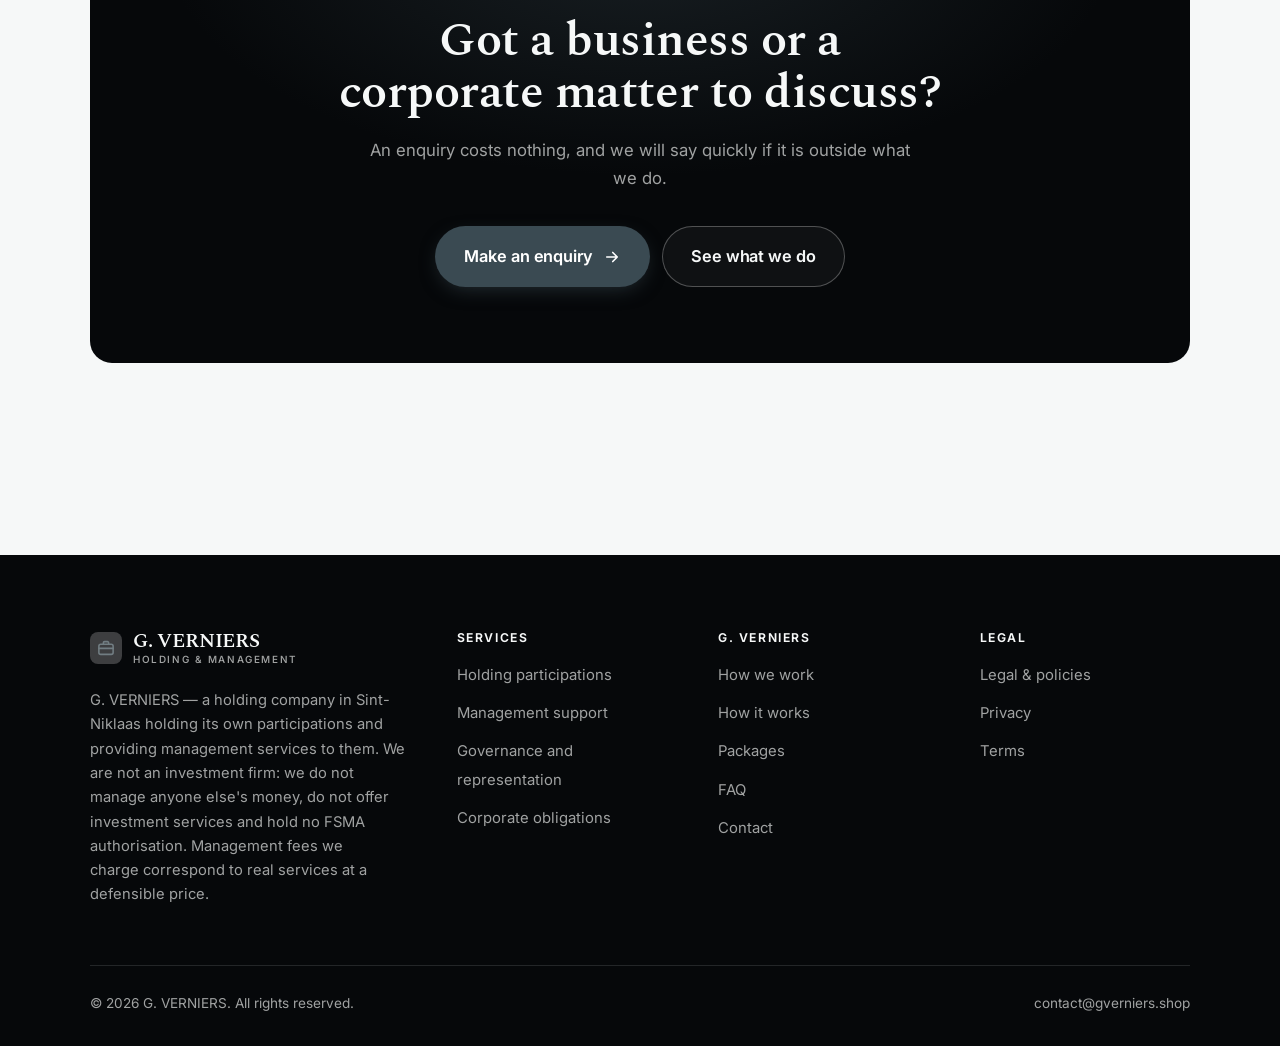
<file: programs.html>
<!DOCTYPE html>
<html lang="en" class="no-js">
<head>
<meta charset="utf-8">
<meta name="viewport" content="width=device-width, initial-scale=1">
<title>Services — G. VERNIERS</title>
<meta name="description" content="What G. VERNIERS does: holding participations, management support, governance and representation, and corporate obligations.">
<link rel="canonical" href="https://gverniers.shop/programs.html">

<meta property="og:type" content="website">
<meta property="og:url" content="https://gverniers.shop/programs.html">
<meta property="og:site_name" content="G. VERNIERS">
<meta property="og:locale" content="en_US">
<meta property="og:title" content="Services — G. VERNIERS">
<meta property="og:description" content="What G. VERNIERS does: holding participations, management support, governance and representation, and corporate obligations.">
<meta name="theme-color" content="#06080a">

<link rel="icon" href="assets/img/favicon.svg" type="image/svg+xml">
<link rel="preconnect" href="https://fonts.googleapis.com">
<link rel="preconnect" href="https://fonts.gstatic.com" crossorigin>
<link rel="stylesheet" href="https://fonts.googleapis.com/css2?family=Spectral:wght@400;500;600;700&family=Inter:wght@400..700&display=swap">
<link rel="stylesheet" href="assets/css/style.css">

<!-- Thème appliqué avant le premier rendu (évite le flash) -->
<script>
document.documentElement.classList.remove('no-js');
(function(){try{var t=localStorage.getItem('site-theme');if(t){document.documentElement.setAttribute('data-theme',t);}}catch(e){}})();
</script>
</head>

<body>
<a class="skip-link" href="#main">Skip to main content</a>

<header class="site-header">
  <nav class="wrap nav" aria-label="Main navigation">
    <a class="brand" href="index.html">
      <svg class="brand__mark" viewBox="0 0 64 64" aria-hidden="true">
        <rect class="bm-bg" width="64" height="64" rx="16"/>
        <g class="bm-ic" transform="translate(14 14) scale(1.5)" fill="none" stroke-width="2.1" stroke-linecap="round" stroke-linejoin="round"><rect x="2.5" y="7" width="19" height="13.5" rx="2.5"/><path d="M8.5 7V5a1.5 1.5 0 0 1 1.5-1.5h4A1.5 1.5 0 0 1 15.5 5v2M2.5 12.5h19"/></g>
      </svg>
      <span>G. VERNIERS<span class="brand__sub">HOLDING &amp; MANAGEMENT</span></span>
    </a>

    <ul class="nav__links" id="nav-links">
      <li><a href="index.html">Home</a></li>
      <li><a href="programs.html" aria-current="page">Services</a></li>
      <li><a href="index.html#pricing">Packages</a></li>
      <li><a href="about.html">How we work</a></li>
      <li><a href="contact.html">Contact</a></li>
      <li><a class="btn btn--primary" href="contact.html">Make an enquiry</a></li>
    </ul>

    <div class="nav__cta">
      <button class="theme-toggle" type="button" aria-label="Switch to dark theme">
        <svg class="icon-sun" viewBox="0 0 24 24" fill="none" stroke="currentColor" stroke-width="1.8" stroke-linecap="round" aria-hidden="true"><circle cx="12" cy="12" r="4"/><path d="M12 2v2m0 16v2M2 12h2m16 0h2M4.9 4.9l1.4 1.4m11.4 11.4 1.4 1.4M19.1 4.9l-1.4 1.4M6.3 17.7l-1.4 1.4"/></svg>
        <svg class="icon-moon" viewBox="0 0 24 24" fill="none" stroke="currentColor" stroke-width="1.8" stroke-linecap="round" stroke-linejoin="round" aria-hidden="true"><path d="M21 12.8A9 9 0 1 1 11.2 3a7 7 0 0 0 9.8 9.8z"/></svg>
      </button>
      <a class="btn btn--primary" href="contact.html">Make an enquiry</a>
      <button class="nav__toggle" type="button" aria-expanded="false" aria-controls="nav-links" aria-label="Open menu">
        <svg class="icon-open" viewBox="0 0 24 24" fill="none" stroke="currentColor" stroke-width="2" stroke-linecap="round" aria-hidden="true"><path d="M3 6h18M3 12h18M3 18h18"/></svg>
        <svg class="icon-close" viewBox="0 0 24 24" fill="none" stroke="currentColor" stroke-width="2" stroke-linecap="round" aria-hidden="true"><path d="M6 6l12 12M18 6L6 18"/></svg>
      </button>
    </div>
  </nav>
</header>

<main id="main">

<section class="page-head">
  <div class="wrap">
    <nav class="breadcrumb" aria-label="Breadcrumb">
      <a href="index.html">Home</a><span>/</span><span aria-current="page">Services</span>
    </nav>
    <h1>What we do, in detail</h1>
    <p>Four functions, all carried out for companies we hold an interest in.</p>
  </div>
</section>

<section class="section wrap" id="holding">
  <div class="split reveal">
    <div>
      <span class="eyebrow">Program 01 · On our own account</span>
      <h2>Holding participations</h2>
      <p>We hold what we hold with our own money, which is the whole distinction from an investment firm. There is no fund, no mandate from outside investors and no pooling of anybody else's capital, and consequently no FSMA authorisation, because none of what we do requires one. Approaches asking us to manage or place money are declined.</p>
      <ul class="tags"><li>Ongoing</li><li>Own account</li><li>Own capital</li><li>No external mandate</li></ul>
      <p><a class="arrow-link" href="contact.html">Start this program <svg viewBox="0 0 24 24" fill="none" stroke="currentColor" stroke-width="2.2" stroke-linecap="round" stroke-linejoin="round" aria-hidden="true"><path d="M5 12h14M13 6l6 6-6 6"/></svg></a></p>
    </div>
    <div class="grid grid--2 grid--tight">
      <article class="card card--sm">
        <h3>Step 1 · Assess</h3>
        <p>A business we would hold ourselves.</p>
      </article>
      <article class="card card--sm">
        <h3>Step 2 · Acquire</h3>
        <p>With our own capital.</p>
      </article>
      <article class="card card--sm">
        <h3>Step 3 · Hold</h3>
        <p>With a long horizon.</p>
      </article>
      <article class="card card--sm">
        <h3>Step 4 · Support</h3>
        <p>Through the management function.</p>
      </article>
    </div>
  </div>
</section>

<section class="section section--flush wrap" id="management">
  <div class="split reveal">
    <div class="grid grid--2 grid--tight">
      <article class="card card--sm">
        <h3>Step 1 · Define</h3>
        <p>What the service actually is.</p>
      </article>
      <article class="card card--sm">
        <h3>Step 2 · Deliver</h3>
        <p>By identified people.</p>
      </article>
      <article class="card card--sm">
        <h3>Step 3 · Document</h3>
        <p>What was done, and when.</p>
      </article>
      <article class="card card--sm">
        <h3>Step 4 · Price</h3>
        <p>On a defensible basis.</p>
      </article>
    </div>
    <div>
      <span class="eyebrow">Program 02 · Real work, documented</span>
      <h2>Management support</h2>
      <p>A management fee has to correspond to services actually rendered, by identifiable people, at a price that can be justified. Fees without substance get disallowed, and the adjustment hits the paying company as well as the one invoicing. So we record what was done, who did it and how the fee was arrived at, rather than issuing a round number each quarter.</p>
      <ul class="tags"><li>Ongoing</li><li>Held companies</li><li>Services documented</li><li>Fees substantiated</li></ul>
      <p><a class="arrow-link" href="contact.html">Start this program <svg viewBox="0 0 24 24" fill="none" stroke="currentColor" stroke-width="2.2" stroke-linecap="round" stroke-linejoin="round" aria-hidden="true"><path d="M5 12h14M13 6l6 6-6 6"/></svg></a></p>
    </div>
  </div>
</section>

<section class="section section--flush wrap" id="governance">
  <div class="split reveal">
    <div>
      <span class="eyebrow">Program 03 · A named individual</span>
      <h2>Governance and representation</h2>
      <p>Where a company holds a directorship in Belgium it must designate a permanent representative, a natural person who carries the same liability as if they held the mandate personally. That is not a formality: it puts an individual's name and exposure behind the seat. We designate one and we declare conflicts of interest as the Code requires.</p>
      <ul class="tags"><li>Per mandate</li><li>Held companies</li><li>Representative designated</li><li>Conflicts declared</li></ul>
      <p><a class="arrow-link" href="contact.html">Start this program <svg viewBox="0 0 24 24" fill="none" stroke="currentColor" stroke-width="2.2" stroke-linecap="round" stroke-linejoin="round" aria-hidden="true"><path d="M5 12h14M13 6l6 6-6 6"/></svg></a></p>
    </div>
    <div class="grid grid--2 grid--tight">
      <article class="card card--sm">
        <h3>Step 1 · Mandate</h3>
        <p>Whether to accept it at all.</p>
      </article>
      <article class="card card--sm">
        <h3>Step 2 · Representative</h3>
        <p>A named individual designated.</p>
      </article>
      <article class="card card--sm">
        <h3>Step 3 · Serve</h3>
        <p>With the duties that attach.</p>
      </article>
      <article class="card card--sm">
        <h3>Step 4 · Declare</h3>
        <p>Conflicts, as the Code requires.</p>
      </article>
    </div>
  </div>
</section>

<section class="section section--flush wrap" id="obligations">
  <div class="split reveal">
    <div class="grid grid--2 grid--tight">
      <article class="card card--sm">
        <h3>Step 1 · Accounts</h3>
        <p>Prepared and filed in format.</p>
      </article>
      <article class="card card--sm">
        <h3>Step 2 · UBO</h3>
        <p>Confirmed every year.</p>
      </article>
      <article class="card card--sm">
        <h3>Step 3 · Thresholds</h3>
        <p>Consolidation checked.</p>
      </article>
      <article class="card card--sm">
        <h3>Step 4 · Refer</h3>
        <p>Tax and audit to the professions.</p>
      </article>
    </div>
    <div>
      <span class="eyebrow">Program 04 · Including the forgotten one</span>
      <h2>Corporate obligations</h2>
      <p>The UBO register requires an annual confirmation and is the obligation most often missed, because nothing visible reminds anyone. Consolidated accounts become necessary once statutory thresholds are crossed, which a group can do without noticing. Both are handled rather than discovered. Accountancy and tax themselves go to an ITAA-registered professional.</p>
      <ul class="tags"><li>Annual</li><li>The company and its group</li><li>Confirmed yearly</li><li>Referred where reserved</li></ul>
      <p><a class="arrow-link" href="contact.html">Start this program <svg viewBox="0 0 24 24" fill="none" stroke="currentColor" stroke-width="2.2" stroke-linecap="round" stroke-linejoin="round" aria-hidden="true"><path d="M5 12h14M13 6l6 6-6 6"/></svg></a></p>
    </div>
  </div>
</section>

<section class="wrap section--tight">
  <div class="cta-band reveal">
    <h2>Got a business or a corporate matter to discuss?</h2>
    <p>An enquiry costs nothing, and we will say quickly if it is outside what we do.</p>
    <div class="hero__actions">
      <a class="btn btn--primary btn--lg" href="contact.html">Make an enquiry <svg viewBox="0 0 24 24" fill="none" stroke="currentColor" stroke-width="2.2" stroke-linecap="round" stroke-linejoin="round" aria-hidden="true"><path d="M5 12h14M13 6l6 6-6 6"/></svg></a>
      <a class="btn btn--on-dark btn--lg" href="programs.html">See what we do</a>
    </div>
  </div>
</section>

</main>

<footer class="site-footer">
  <div class="wrap">
    <div class="footer__grid">
      <div class="footer__brand">
        <a class="brand" href="index.html">
          <svg class="brand__mark" viewBox="0 0 64 64" aria-hidden="true">
        <rect class="bm-bg" width="64" height="64" rx="16"/>
        <g class="bm-ic" transform="translate(14 14) scale(1.5)" fill="none" stroke-width="2.1" stroke-linecap="round" stroke-linejoin="round"><rect x="2.5" y="7" width="19" height="13.5" rx="2.5"/><path d="M8.5 7V5a1.5 1.5 0 0 1 1.5-1.5h4A1.5 1.5 0 0 1 15.5 5v2M2.5 12.5h19"/></g>
      </svg>
          <span>G. VERNIERS<span class="brand__sub">HOLDING &amp; MANAGEMENT</span></span>
        </a>
        <p>G. VERNIERS — a holding company in Sint-Niklaas holding its own participations and providing management services to them. We are not an investment firm: we do not manage anyone else's money, do not offer investment services and hold no FSMA authorisation. Management fees we charge correspond to real services at a defensible price.</p>
      </div>

      <div class="footer__col">
        <h4>Services</h4>
        <ul>
          <li><a href="programs.html#holding">Holding participations</a></li>
          <li><a href="programs.html#management">Management support</a></li>
          <li><a href="programs.html#governance">Governance and representation</a></li>
          <li><a href="programs.html#obligations">Corporate obligations</a></li>
        </ul>
      </div>

      <div class="footer__col">
        <h4>G. VERNIERS</h4>
        <ul>
          <li><a href="about.html">How we work</a></li>
          <li><a href="index.html#how-it-works">How it works</a></li>
          <li><a href="index.html#pricing">Packages</a></li>
          <li><a href="index.html#faq">FAQ</a></li>
          <li><a href="contact.html">Contact</a></li>
        </ul>
      </div>

      <div class="footer__col">
        <h4>Legal</h4>
        <ul>
          <li><a href="legal.html">Legal &amp; policies</a></li>
          <li><a href="legal.html#privacy">Privacy</a></li>
          <li><a href="legal.html#terms">Terms</a></li>
        </ul>
      </div>
    </div>

    <div class="footer__bottom">
      <p>© <span data-year>2026</span> G. VERNIERS. All rights reserved.</p>
      <p><a href="mailto:contact@gverniers.shop">contact@gverniers.shop</a></p>
    </div>
  </div>
</footer>

<script src="assets/js/main.js" defer></script>
</body>
</html>
</file>
<file: assets/css/style.css>
/* G. VERNIERS — couleurs et polices de la marque.
   Modifier ces valeurs suffit à changer l'identité visuelle de tout le site. */
:root {
  --c-accent:    #3a4a52;
  --c-on-accent: #ffffff;
  --c-ink:       #06080a;
  --c-paper:     #f6f8f8;

  --accent-ink-light: color-mix(in srgb, var(--c-accent) 58%, black);
  --accent-on-dark:   color-mix(in srgb, var(--c-accent) 72%, white);

  --font-display: "Spectral", system-ui, -apple-system, "Segoe UI", sans-serif;
  --font-body: "Inter", system-ui, -apple-system, "Segoe UI", sans-serif;
  --display-weight: 600;
  --display-tracking: -.01em;
}

/* ==========================================================================
   Feuille de style commune aux sites de coaching
   Les couleurs de marque (--c-accent, --c-on-accent, --c-ink, --c-paper) et
   les polices sont définies juste au-dessus, par site. Tout le reste en dérive.
   ========================================================================== */

/* --------------------------------------------------------------------------
   1. Tokens dérivés
   -------------------------------------------------------------------------- */

:root {
  /* Thème clair */
  --paper:      var(--c-paper);
  --paper-2:    color-mix(in srgb, var(--c-paper) 95%, var(--c-ink));
  --paper-3:    color-mix(in srgb, var(--c-paper) 89%, var(--c-ink));
  --line:       color-mix(in srgb, var(--c-paper) 86%, var(--c-ink));
  --text:       color-mix(in srgb, var(--c-ink) 94%, var(--c-paper));
  --muted:      color-mix(in srgb, var(--c-ink) 64%, var(--c-paper));
  --accent:     var(--c-accent);
  --accent-600: color-mix(in srgb, var(--c-accent) 86%, black);
  --accent-ink: var(--accent-ink-light);
  --on-accent:  var(--c-on-accent);
  --ink:        var(--c-ink);
  --ink-soft:   color-mix(in srgb, var(--c-ink) 90%, white);
  --on-ink:     var(--c-paper);
  --on-ink-mut: color-mix(in srgb, var(--c-paper) 64%, var(--c-ink));
  --brand-bg:   var(--c-ink);

  /* Rayons */
  --r-sm: 8px;
  --r-md: 14px;
  --r-lg: 22px;
  --r-full: 999px;

  /* Ombres */
  --sh-1: 0 1px 2px rgba(0, 0, 0, .05), 0 2px 8px rgba(0, 0, 0, .04);
  --sh-2: 0 2px 4px rgba(0, 0, 0, .05), 0 12px 32px rgba(0, 0, 0, .09);
  --sh-3: 0 4px 8px rgba(0, 0, 0, .06), 0 24px 56px rgba(0, 0, 0, .14);

  /* Rythme */
  --gutter: clamp(16px, 4vw, 40px);
  --maxw: 1180px;
  --section-y: clamp(64px, 9vw, 124px);

  --ease: cubic-bezier(.22, .61, .36, 1);
}

/* Thème sombre — suit le système, sauf si l'utilisateur a choisi « clair » */
@media (prefers-color-scheme: dark) {
  :root:not([data-theme="light"]) {
    --paper:      var(--c-ink);
    --paper-2:    color-mix(in srgb, var(--c-ink) 92%, white);
    --paper-3:    color-mix(in srgb, var(--c-ink) 86%, white);
    --line:       color-mix(in srgb, var(--c-ink) 80%, white);
    --text:       color-mix(in srgb, var(--c-paper) 94%, var(--c-ink));
    --muted:      color-mix(in srgb, var(--c-paper) 66%, var(--c-ink));
    --accent-ink: var(--accent-on-dark);
    --ink:        color-mix(in srgb, var(--c-ink) 72%, black);
    --brand-bg:   color-mix(in srgb, var(--c-ink) 80%, white);
    --sh-1: 0 1px 2px rgba(0, 0, 0, .4), 0 2px 8px rgba(0, 0, 0, .3);
    --sh-2: 0 2px 4px rgba(0, 0, 0, .4), 0 12px 32px rgba(0, 0, 0, .45);
    --sh-3: 0 4px 8px rgba(0, 0, 0, .45), 0 24px 56px rgba(0, 0, 0, .55);
  }
}

/* Thème sombre — choix explicite */
:root[data-theme="dark"] {
  --paper:      var(--c-ink);
  --paper-2:    color-mix(in srgb, var(--c-ink) 92%, white);
  --paper-3:    color-mix(in srgb, var(--c-ink) 86%, white);
  --line:       color-mix(in srgb, var(--c-ink) 80%, white);
  --text:       color-mix(in srgb, var(--c-paper) 94%, var(--c-ink));
  --muted:      color-mix(in srgb, var(--c-paper) 66%, var(--c-ink));
  --accent-ink: var(--accent-on-dark);
  --ink:        color-mix(in srgb, var(--c-ink) 72%, black);
  --brand-bg:   color-mix(in srgb, var(--c-ink) 80%, white);
  --sh-1: 0 1px 2px rgba(0, 0, 0, .4), 0 2px 8px rgba(0, 0, 0, .3);
  --sh-2: 0 2px 4px rgba(0, 0, 0, .4), 0 12px 32px rgba(0, 0, 0, .45);
  --sh-3: 0 4px 8px rgba(0, 0, 0, .45), 0 24px 56px rgba(0, 0, 0, .55);
}

/* --------------------------------------------------------------------------
   2. Reset / base
   -------------------------------------------------------------------------- */

*, *::before, *::after { box-sizing: border-box; }

* { margin: 0; }

html {
  -webkit-text-size-adjust: 100%;
  scroll-behavior: smooth;
  scroll-padding-top: 88px;
}

body {
  background: var(--paper);
  color: var(--text);
  font-family: var(--font-body);
  font-size: 17px;
  line-height: 1.65;
  -webkit-font-smoothing: antialiased;
  text-rendering: optimizeLegibility;
  overflow-x: hidden;
}

img, svg, video { display: block; max-width: 100%; height: auto; }

a { color: inherit; text-decoration: none; }

button, input, textarea, select { font: inherit; color: inherit; }

h1, h2, h3, h4 {
  font-family: var(--font-display);
  font-weight: var(--display-weight);
  line-height: 1.08;
  letter-spacing: var(--display-tracking);
  text-wrap: balance;
}

p { text-wrap: pretty; }

:focus-visible {
  outline: 3px solid var(--accent);
  outline-offset: 3px;
  border-radius: 4px;
}

::selection { background: var(--accent); color: var(--on-accent); }

/* --------------------------------------------------------------------------
   3. Utilitaires de mise en page
   -------------------------------------------------------------------------- */

.wrap {
  width: 100%;
  max-width: var(--maxw);
  margin-inline: auto;
  padding-inline: var(--gutter);
}

.section { padding-block: var(--section-y); }
.section--flush { padding-top: 0; }
.section--tight { padding-block: clamp(48px, 6vw, 80px); }

.skip-link {
  position: absolute;
  left: 12px;
  top: -100px;
  z-index: 200;
  background: var(--accent);
  color: var(--on-accent);
  padding: 12px 20px;
  border-radius: var(--r-sm);
  font-weight: 600;
  transition: top .2s var(--ease);
}
.skip-link:focus { top: 12px; }

.eyebrow {
  display: inline-flex;
  align-items: center;
  gap: 8px;
  font-size: .78rem;
  font-weight: 650;
  letter-spacing: .14em;
  text-transform: uppercase;
  color: var(--accent-ink);
  margin-bottom: 18px;
}
.eyebrow::before {
  content: "";
  width: 22px;
  height: 2px;
  background: var(--accent);
  border-radius: 2px;
}

.section-head { max-width: 62ch; margin-bottom: clamp(36px, 5vw, 60px); }
.section-head h2 { font-size: clamp(2rem, 4.4vw, 3.1rem); }
.section-head p {
  margin-top: 18px;
  color: var(--muted);
  font-size: clamp(1rem, 1.6vw, 1.12rem);
  max-width: 58ch;
}

.section-head--center { margin-inline: auto; text-align: center; }
.section-head--center .eyebrow { justify-content: center; }
.section-head--center p { margin-inline: auto; }

/* --------------------------------------------------------------------------
   4. Boutons
   -------------------------------------------------------------------------- */

.btn {
  display: inline-flex;
  align-items: center;
  justify-content: center;
  gap: 10px;
  padding: 14px 26px;
  border: 1px solid transparent;
  border-radius: var(--r-full);
  font-weight: 620;
  font-size: .98rem;
  letter-spacing: -.005em;
  cursor: pointer;
  white-space: nowrap;
  transition: transform .18s var(--ease), background-color .18s var(--ease),
              border-color .18s var(--ease), box-shadow .18s var(--ease), color .18s var(--ease);
}
.btn:hover { transform: translateY(-2px); }
.btn:active { transform: translateY(0); }

.btn--primary {
  background: var(--accent);
  color: var(--on-accent);
  box-shadow: 0 6px 20px -6px color-mix(in srgb, var(--c-accent) 65%, transparent);
}
.btn--primary:hover {
  background: var(--accent-600);
  box-shadow: 0 12px 28px -8px color-mix(in srgb, var(--c-accent) 70%, transparent);
}

.btn--ghost {
  border-color: var(--line);
  background: transparent;
  color: var(--text);
}
.btn--ghost:hover { border-color: var(--accent); color: var(--accent-ink); }

.btn--on-dark {
  border-color: color-mix(in srgb, var(--c-paper) 28%, transparent);
  color: var(--on-ink);
  background: color-mix(in srgb, var(--c-paper) 4%, transparent);
}
.btn--on-dark:hover {
  border-color: color-mix(in srgb, var(--c-paper) 60%, transparent);
  background: color-mix(in srgb, var(--c-paper) 10%, transparent);
}

.btn--lg { padding: 16px 28px; font-size: 1.02rem; }
.btn--block { width: 100%; }

.btn svg { width: 18px; height: 18px; flex: none; }

@media (max-width: 420px) {
  .btn--lg { padding: 15px 22px; font-size: 1rem; white-space: normal; text-align: center; }
}

/* Lien fléché */
.arrow-link {
  display: inline-flex;
  align-items: center;
  gap: 8px;
  font-weight: 620;
  color: var(--accent-ink);
}
.arrow-link svg { width: 16px; height: 16px; transition: transform .18s var(--ease); }
.arrow-link:hover svg { transform: translateX(4px); }

/* --------------------------------------------------------------------------
   5. En-tête / navigation
   -------------------------------------------------------------------------- */

.site-header {
  position: sticky;
  top: 0;
  z-index: 100;
  background: color-mix(in srgb, var(--paper) 82%, transparent);
  backdrop-filter: saturate(180%) blur(14px);
  -webkit-backdrop-filter: saturate(180%) blur(14px);
  border-bottom: 1px solid transparent;
  transition: border-color .25s var(--ease), background-color .25s var(--ease);
}
.site-header.is-stuck {
  border-bottom-color: var(--line);
  background: color-mix(in srgb, var(--paper) 94%, transparent);
}

.nav {
  display: flex;
  align-items: center;
  justify-content: space-between;
  gap: 24px;
  height: 74px;
}

.brand {
  display: inline-flex;
  align-items: center;
  gap: 11px;
  font-family: var(--font-display);
  font-weight: var(--display-weight);
  font-size: 1.24rem;
  letter-spacing: var(--display-tracking);
  flex: none;
  line-height: 1.1;
}
.brand__mark { width: 32px; height: 32px; flex: none; }
.brand__mark .bm-bg { fill: var(--brand-bg); }
.brand__mark .bm-ic { stroke: var(--accent-on-dark); color: var(--accent-on-dark); }
.brand__sub {
  display: block;
  font-family: var(--font-body);
  font-size: .62rem;
  font-weight: 550;
  letter-spacing: .16em;
  text-transform: uppercase;
  color: var(--muted);
  margin-top: 1px;
}

.nav__links {
  display: flex;
  align-items: center;
  gap: 4px;
  list-style: none;
  padding: 0;
}
.nav__links a {
  display: block;
  padding: 9px 14px;
  border-radius: var(--r-full);
  font-size: .95rem;
  font-weight: 520;
  color: var(--muted);
  transition: color .16s var(--ease), background-color .16s var(--ease);
}
.nav__links a:hover { color: var(--text); background: var(--paper-2); }
.nav__links a[aria-current="page"] { color: var(--text); font-weight: 620; }
.nav__links .btn { display: none; }

.nav__cta { display: flex; align-items: center; gap: 10px; flex: none; }

.nav__toggle {
  display: none;
  width: 44px;
  height: 44px;
  align-items: center;
  justify-content: center;
  background: transparent;
  border: 1px solid var(--line);
  border-radius: var(--r-full);
  cursor: pointer;
}
.nav__toggle svg { width: 20px; height: 20px; }
.nav__toggle .icon-close { display: none; }
.nav__toggle[aria-expanded="true"] .icon-open { display: none; }
.nav__toggle[aria-expanded="true"] .icon-close { display: block; }

@media (max-width: 900px) {
  .nav__links, .nav__cta .btn { display: none; }
  .nav__toggle { display: inline-flex; }

  .nav__links {
    position: fixed;
    inset: 74px 0 auto;
    flex-direction: column;
    align-items: stretch;
    gap: 2px;
    padding: 20px var(--gutter) 32px;
    background: var(--paper);
    border-bottom: 1px solid var(--line);
    box-shadow: var(--sh-2);
  }
  .nav__links.is-open { display: flex; }
  .nav__links a { padding: 14px 4px; font-size: 1.1rem; border-radius: var(--r-sm); }
  .nav__links a.btn { display: inline-flex; margin-top: 14px; padding: 14px 26px; color: var(--on-accent); }
}

@media (max-width: 380px) {
  .brand__sub { display: none; }
}

/* Bouton de thème */
.theme-toggle {
  width: 44px;
  height: 44px;
  display: inline-flex;
  align-items: center;
  justify-content: center;
  background: transparent;
  border: 1px solid var(--line);
  border-radius: var(--r-full);
  cursor: pointer;
  color: var(--muted);
  transition: color .16s var(--ease), border-color .16s var(--ease);
}
.theme-toggle:hover { color: var(--text); border-color: var(--accent); }
.theme-toggle svg { width: 18px; height: 18px; }
.theme-toggle .icon-moon { display: none; }
:root[data-theme="dark"] .theme-toggle .icon-sun { display: none; }
:root[data-theme="dark"] .theme-toggle .icon-moon { display: block; }
@media (prefers-color-scheme: dark) {
  :root:not([data-theme="light"]) .theme-toggle .icon-sun { display: none; }
  :root:not([data-theme="light"]) .theme-toggle .icon-moon { display: block; }
}

/* --------------------------------------------------------------------------
   6. Hero
   -------------------------------------------------------------------------- */

.hero {
  position: relative;
  background: var(--ink);
  color: var(--on-ink);
  overflow: hidden;
  isolation: isolate;
}

/* Halo de couleur + grain léger */
.hero::before {
  content: "";
  position: absolute;
  inset: -30% -10% auto;
  height: 130%;
  background:
    radial-gradient(60% 55% at 78% 18%, color-mix(in srgb, var(--c-accent) 34%, transparent), transparent 62%),
    radial-gradient(48% 44% at 12% 88%, color-mix(in srgb, var(--c-accent) 16%, transparent), transparent 66%);
  z-index: -2;
  pointer-events: none;
}
.hero::after {
  content: "";
  position: absolute;
  inset: 0;
  background-image: url("data:image/svg+xml,%3Csvg xmlns='http://www.w3.org/2000/svg' width='160' height='160'%3E%3Cfilter id='n'%3E%3CfeTurbulence type='fractalNoise' baseFrequency='.85' numOctaves='3'/%3E%3C/filter%3E%3Crect width='160' height='160' filter='url(%23n)' opacity='.28'/%3E%3C/svg%3E");
  opacity: .45;
  mix-blend-mode: overlay;
  z-index: -1;
  pointer-events: none;
}

.hero__inner {
  display: grid;
  grid-template-columns: minmax(0, 1.05fr) minmax(0, .95fr);
  align-items: center;
  gap: clamp(32px, 5vw, 72px);
  padding-block: clamp(56px, 8vw, 110px);
}

.hero h1 {
  font-size: clamp(2.5rem, 6vw, 4.6rem);
  letter-spacing: calc(var(--display-tracking) * 1.4);
}
.hero h1 em {
  font-style: normal;
  color: var(--accent-on-dark);
  text-decoration: underline;
  text-decoration-color: color-mix(in srgb, var(--c-accent) 45%, transparent);
  text-decoration-thickness: .1em;
  text-underline-offset: .14em;
  text-decoration-skip-ink: none;
}

.hero__lede {
  margin-top: 22px;
  font-size: clamp(1.04rem, 1.9vw, 1.2rem);
  color: var(--on-ink-mut);
  max-width: 50ch;
}

.hero__actions {
  display: flex;
  flex-wrap: wrap;
  gap: 12px;
  margin-top: 34px;
}

.hero__eyebrow { color: var(--accent-on-dark); }
.hero__eyebrow::before { background: var(--accent-on-dark); }

/* Faits sur l'offre */
.hero__proof {
  display: grid;
  grid-template-columns: repeat(4, minmax(0, 1fr));
  gap: clamp(18px, 3vw, 32px);
  margin-top: 44px;
  padding: 26px 0 0;
  border-top: 1px solid color-mix(in srgb, var(--c-paper) 14%, transparent);
  list-style: none;
}
.stat__num {
  display: block;
  font-family: var(--font-display);
  font-size: clamp(1.5rem, 2.6vw, 2.05rem);
  font-weight: var(--display-weight);
  line-height: 1;
  letter-spacing: var(--display-tracking);
  white-space: nowrap;
}
.stat__label {
  display: block;
  margin-top: 7px;
  font-size: .82rem;
  line-height: 1.4;
  color: var(--on-ink-mut);
}

.hero__art svg { width: 100%; height: auto; border-radius: var(--r-lg); box-shadow: var(--sh-3); }

@media (max-width: 880px) {
  .hero__inner { grid-template-columns: 1fr; }
  .hero__art { order: -1; max-width: 560px; }
}
@media (max-width: 540px) {
  .hero__proof { grid-template-columns: repeat(2, minmax(0, 1fr)); }
}

/* --------------------------------------------------------------------------
   7. Bandeau défilant
   -------------------------------------------------------------------------- */

.marquee {
  background: var(--ink-soft);
  color: var(--on-ink-mut);
  border-top: 1px solid color-mix(in srgb, var(--c-paper) 8%, transparent);
  padding-block: 18px;
  overflow: hidden;
  white-space: nowrap;
  mask-image: linear-gradient(90deg, transparent, #000 8%, #000 92%, transparent);
  -webkit-mask-image: linear-gradient(90deg, transparent, #000 8%, #000 92%, transparent);
}
.marquee__track {
  display: inline-flex;
  gap: 42px;
  align-items: center;
  animation: marquee 38s linear infinite;
  font-size: .86rem;
  letter-spacing: .12em;
  text-transform: uppercase;
  font-weight: 560;
}
.marquee__track span { display: inline-flex; align-items: center; gap: 42px; }
.marquee__track span::after {
  content: "";
  width: 5px; height: 5px;
  border-radius: 50%;
  background: var(--accent);
  opacity: .8;
}
@keyframes marquee { to { transform: translateX(-50%); } }

/* --------------------------------------------------------------------------
   8. Grilles de cartes
   -------------------------------------------------------------------------- */

.grid {
  display: grid;
  gap: clamp(16px, 2.2vw, 26px);
}
.grid--2 { grid-template-columns: repeat(auto-fit, minmax(min(100%, 260px), 1fr)); }
.grid--3 { grid-template-columns: repeat(auto-fit, minmax(min(100%, 270px), 1fr)); }
.grid--4 { grid-template-columns: repeat(auto-fit, minmax(min(100%, 230px), 1fr)); }
.grid--tight { gap: 14px; }

.card {
  position: relative;
  display: flex;
  flex-direction: column;
  padding: 28px;
  background: var(--paper-2);
  border: 1px solid var(--line);
  border-radius: var(--r-lg);
  transition: transform .22s var(--ease), box-shadow .22s var(--ease), border-color .22s var(--ease);
}
a.card:hover, .card--lift:hover {
  transform: translateY(-5px);
  box-shadow: var(--sh-2);
  border-color: color-mix(in srgb, var(--c-accent) 45%, var(--line));
}
.card--sm { padding: 22px; }
.card--sm h3 { font-size: 1rem; }
.card__icon {
  width: 52px;
  height: 52px;
  display: grid;
  place-items: center;
  border-radius: var(--r-md);
  background: color-mix(in srgb, var(--c-accent) 15%, transparent);
  color: var(--accent-ink);
  margin-bottom: 20px;
}
.card__icon svg { width: 26px; height: 26px; }
.card h3 { font-size: 1.22rem; margin-bottom: 10px; }
.card p { color: var(--muted); font-size: .95rem; }
.card .arrow-link { margin-top: auto; padding-top: 18px; font-size: .92rem; }

.tags {
  list-style: none;
  padding: 0;
  margin: 18px 0 0;
  display: flex;
  flex-wrap: wrap;
  gap: 7px;
}
.tags li {
  font-size: .78rem;
  font-weight: 560;
  padding: 5px 11px;
  border-radius: var(--r-full);
  background: var(--paper);
  border: 1px solid var(--line);
  color: var(--muted);
}

/* --------------------------------------------------------------------------
   9. Méthode (étapes)
   -------------------------------------------------------------------------- */

.steps { counter-reset: step; }
.step {
  position: relative;
  padding: 30px 26px 26px;
  background: var(--paper);
  border: 1px solid var(--line);
  border-radius: var(--r-lg);
}
.step::before {
  counter-increment: step;
  content: "0" counter(step);
  display: block;
  font-family: var(--font-display);
  font-size: 2.6rem;
  font-weight: var(--display-weight);
  line-height: 1;
  letter-spacing: var(--display-tracking);
  color: color-mix(in srgb, var(--c-accent) 55%, var(--paper));
  margin-bottom: 16px;
}
.step h3 { font-size: 1.12rem; margin-bottom: 9px; }
.step p { color: var(--muted); font-size: .93rem; }

/* --------------------------------------------------------------------------
   10. Tarifs
   -------------------------------------------------------------------------- */

.plans { align-items: start; }

.plan {
  display: flex;
  flex-direction: column;
  padding: 32px 28px;
  background: var(--paper);
  border: 1px solid var(--line);
  border-radius: var(--r-lg);
  height: 100%;
  position: relative;
}
.plan--featured {
  background: var(--ink);
  color: var(--on-ink);
  border-color: var(--ink);
  box-shadow: var(--sh-3);
}
.plan--featured .plan__desc,
.plan--featured .plan__period,
.plan--featured .plan__features li { color: var(--on-ink-mut); }
.plan--featured .plan__features li::before { color: var(--accent-on-dark); }

.plan__tag {
  position: absolute;
  top: 18px;
  right: 18px;
  font-size: .7rem;
  font-weight: 680;
  letter-spacing: .1em;
  text-transform: uppercase;
  padding: 5px 12px;
  border-radius: var(--r-full);
  background: var(--accent);
  color: var(--on-accent);
}

.plan h3 { font-size: 1.3rem; }
.plan--featured h3 { padding-right: 120px; }
.plan__desc { margin-top: 8px; color: var(--muted); font-size: .92rem; min-height: 2.8em; }

.plan__price {
  display: flex;
  align-items: baseline;
  gap: 6px;
  margin: 22px 0 4px;
  font-family: var(--font-display);
  font-size: clamp(2.2rem, 4vw, 2.9rem);
  font-weight: var(--display-weight);
  letter-spacing: var(--display-tracking);
  line-height: 1;
}
.plan__period { font-family: var(--font-body); font-size: .9rem; font-weight: 450; color: var(--muted); letter-spacing: 0; }

.plan__features {
  list-style: none;
  padding: 0;
  margin: 24px 0 28px;
  display: grid;
  gap: 11px;
  flex: 1;
}
.plan__features li {
  display: grid;
  grid-template-columns: 20px 1fr;
  gap: 10px;
  font-size: .93rem;
  color: var(--muted);
  align-items: start;
}
.plan__features li::before {
  content: "✓";
  color: var(--accent-ink);
  font-weight: 700;
  line-height: 1.5;
}

.plans-note { text-align: center; margin-top: 26px; font-size: .88rem; color: var(--muted); }

/* --------------------------------------------------------------------------
   11. Bloc split (texte + illustration)
   -------------------------------------------------------------------------- */

.split {
  display: grid;
  grid-template-columns: repeat(auto-fit, minmax(min(100%, 340px), 1fr));
  gap: clamp(32px, 5vw, 68px);
  align-items: center;
}
.split--top { align-items: start; }
.split__art svg { width: 100%; border-radius: var(--r-lg); box-shadow: var(--sh-2); }
.split h2 { font-size: clamp(1.9rem, 4vw, 2.8rem); }
.split p { margin-top: 18px; color: var(--muted); }
.split .tags { margin-top: 22px; }

/* --------------------------------------------------------------------------
   12. FAQ
   -------------------------------------------------------------------------- */

.faq { max-width: 780px; margin-inline: auto; }
.faq details {
  border-bottom: 1px solid var(--line);
  padding: 4px 0;
}
.faq summary {
  display: flex;
  align-items: center;
  justify-content: space-between;
  gap: 20px;
  padding: 22px 4px;
  cursor: pointer;
  list-style: none;
  font-family: var(--font-display);
  font-size: 1.08rem;
  font-weight: var(--display-weight);
  letter-spacing: var(--display-tracking);
}
.faq summary::-webkit-details-marker { display: none; }
.faq summary::after {
  content: "";
  flex: none;
  width: 13px;
  height: 13px;
  border-right: 2px solid var(--muted);
  border-bottom: 2px solid var(--muted);
  transform: rotate(45deg) translate(-3px, -3px);
  transition: transform .2s var(--ease), border-color .2s var(--ease);
}
.faq details[open] summary::after {
  transform: rotate(225deg) translate(-3px, -3px);
  border-color: var(--accent);
}
.faq details p { padding: 0 4px 24px; color: var(--muted); max-width: 66ch; }

/* --------------------------------------------------------------------------
   13. Bandeau d'appel à l'action
   -------------------------------------------------------------------------- */

.cta-band {
  position: relative;
  background: var(--ink);
  color: var(--on-ink);
  border-radius: var(--r-lg);
  padding: clamp(40px, 6vw, 76px) clamp(24px, 5vw, 64px);
  overflow: hidden;
  isolation: isolate;
  text-align: center;
}
.cta-band::before {
  content: "";
  position: absolute;
  inset: 0;
  background: radial-gradient(70% 90% at 50% 0%, color-mix(in srgb, var(--c-accent) 34%, transparent), transparent 62%);
  z-index: -1;
}
.cta-band h2 { font-size: clamp(1.9rem, 4.4vw, 3rem); }
.cta-band p {
  margin: 18px auto 0;
  max-width: 52ch;
  color: var(--on-ink-mut);
  font-size: 1.05rem;
}
.cta-band .hero__actions { justify-content: center; }

/* --------------------------------------------------------------------------
   14. Formulaire
   -------------------------------------------------------------------------- */

.form-layout {
  display: grid;
  grid-template-columns: minmax(0, 1fr) minmax(0, 420px);
  gap: clamp(32px, 5vw, 64px);
  align-items: start;
}
@media (max-width: 880px) { .form-layout { grid-template-columns: 1fr; } }

.form {
  display: grid;
  gap: 18px;
  padding: clamp(22px, 3.5vw, 36px);
  background: var(--paper-2);
  border: 1px solid var(--line);
  border-radius: var(--r-lg);
}
.form__row { display: grid; grid-template-columns: repeat(auto-fit, minmax(min(100%, 200px), 1fr)); gap: 18px; }

.field { display: grid; gap: 7px; }
.field label { font-size: .88rem; font-weight: 600; }
.field label .req { color: var(--accent-ink); }
.field input, .field textarea, .field select {
  width: 100%;
  padding: 13px 15px;
  background: var(--paper);
  border: 1px solid var(--line);
  border-radius: var(--r-md);
  font-size: .97rem;
  transition: border-color .16s var(--ease), box-shadow .16s var(--ease);
}
.field input:focus, .field textarea:focus, .field select:focus {
  outline: none;
  border-color: var(--accent);
  box-shadow: 0 0 0 3px color-mix(in srgb, var(--c-accent) 24%, transparent);
}
.field textarea { resize: vertical; min-height: 130px; }
.field__hint { font-size: .8rem; color: var(--muted); }

.form__status { font-size: .9rem; font-weight: 600; min-height: 1.4em; }
.form__note { font-size: .82rem; color: var(--muted); }
.form__note a { color: var(--accent-ink); text-decoration: underline; text-underline-offset: 2px; }

.contact-aside { display: grid; gap: 14px; }
.contact-card {
  display: flex;
  gap: 14px;
  padding: 20px 22px;
  background: var(--paper);
  border: 1px solid var(--line);
  border-radius: var(--r-md);
}
.contact-card--soft { background: var(--paper-2); }
.contact-card svg { width: 22px; height: 22px; flex: none; color: var(--accent-ink); margin-top: 3px; }
.contact-card b { display: block; font-size: .95rem; font-weight: 620; }
.contact-card span, .contact-card a { display: block; font-size: .9rem; color: var(--muted); }
.contact-card a:hover { color: var(--accent-ink); }

/* --------------------------------------------------------------------------
   15. Page interne — en-tête
   -------------------------------------------------------------------------- */

.page-head {
  background: var(--paper-2);
  border-bottom: 1px solid var(--line);
  padding-block: clamp(48px, 7vw, 86px);
}
.page-head h1 { font-size: clamp(2.2rem, 5.4vw, 3.6rem); max-width: 20ch; }
.page-head p { margin-top: 18px; color: var(--muted); max-width: 58ch; font-size: 1.06rem; }

.breadcrumb {
  display: flex;
  gap: 8px;
  align-items: center;
  font-size: .84rem;
  color: var(--muted);
  margin-bottom: 18px;
}
.breadcrumb a:hover { color: var(--accent-ink); }
.breadcrumb span { opacity: .6; }

/* --------------------------------------------------------------------------
   16. Pied de page
   -------------------------------------------------------------------------- */

.site-footer {
  background: var(--ink);
  color: var(--on-ink-mut);
  padding-block: clamp(48px, 6vw, 76px) 32px;
  margin-top: var(--section-y);
}
.site-footer .brand { color: var(--on-ink); }
.site-footer .brand__mark .bm-bg { fill: color-mix(in srgb, var(--c-ink) 78%, white); }
.site-footer .brand__sub { color: var(--on-ink-mut); }

.footer__grid {
  display: grid;
  grid-template-columns: minmax(0, 1.5fr) repeat(auto-fit, minmax(150px, 1fr));
  gap: clamp(28px, 4vw, 56px);
}
@media (max-width: 720px) { .footer__grid { grid-template-columns: 1fr 1fr; } .footer__brand { grid-column: 1 / -1; } }

.footer__brand p { margin-top: 16px; font-size: .92rem; max-width: 36ch; }
.footer__col h4 {
  font-family: var(--font-body);
  font-size: .76rem;
  font-weight: 650;
  letter-spacing: .13em;
  text-transform: uppercase;
  color: var(--on-ink);
  margin-bottom: 16px;
}
.footer__col ul { list-style: none; padding: 0; display: grid; gap: 10px; }
.footer__col a { font-size: .93rem; transition: color .16s var(--ease); }
.footer__col a:hover { color: var(--accent-on-dark); }

.footer__bottom {
  display: flex;
  flex-wrap: wrap;
  justify-content: space-between;
  gap: 14px;
  margin-top: clamp(36px, 5vw, 58px);
  padding-top: 26px;
  border-top: 1px solid color-mix(in srgb, var(--c-paper) 12%, transparent);
  font-size: .85rem;
}
.footer__bottom a:hover { color: var(--accent-on-dark); }

/* --------------------------------------------------------------------------
   17. Page 404
   -------------------------------------------------------------------------- */

.notfound {
  min-height: 62vh;
  display: grid;
  place-items: center;
  text-align: center;
  padding-block: var(--section-y);
}
.notfound__code {
  font-family: var(--font-display);
  font-size: clamp(5rem, 18vw, 11rem);
  font-weight: var(--display-weight);
  line-height: .9;
  letter-spacing: -.05em;
  color: color-mix(in srgb, var(--c-accent) 45%, var(--paper));
}
.notfound h1 { font-size: clamp(1.8rem, 4.4vw, 2.8rem); margin-top: 12px; }
.notfound p { color: var(--muted); max-width: 46ch; margin: 18px auto 0; }
.notfound .hero__actions { justify-content: center; }

/* --------------------------------------------------------------------------
   18. Contenu légal
   -------------------------------------------------------------------------- */

.prose { max-width: 70ch; }
.prose h2 { font-size: clamp(1.6rem, 3vw, 2.1rem); margin-top: 48px; margin-bottom: 14px; }
.prose h2:first-child { margin-top: 0; }
.prose h3 { font-size: 1.18rem; margin-top: 30px; margin-bottom: 10px; }
.prose p, .prose li { color: var(--muted); }
.prose p + p { margin-top: 16px; }
.prose ul { margin-top: 14px; padding-left: 22px; display: grid; gap: 9px; }
.prose a { color: var(--accent-ink); text-decoration: underline; text-underline-offset: 2px; }
.prose strong { color: var(--text); }

/* --------------------------------------------------------------------------
   19. Animations d'apparition
   -------------------------------------------------------------------------- */

.reveal {
  opacity: 0;
  transform: translateY(22px);
  transition: opacity .7s var(--ease), transform .7s var(--ease);
}
.reveal.is-in { opacity: 1; transform: none; }

.reveal-group > * {
  opacity: 0;
  transform: translateY(22px);
  transition: opacity .6s var(--ease), transform .6s var(--ease);
  transition-delay: calc(var(--i, 0) * 80ms);
}
.reveal-group.is-in > * { opacity: 1; transform: none; }

/* Sans JavaScript, tout reste visible */
.no-js .reveal, .no-js .reveal-group > * { opacity: 1; transform: none; }

@media (prefers-reduced-motion: reduce) {
  html { scroll-behavior: auto; }
  *, *::before, *::after {
    animation-duration: .001ms !important;
    animation-iteration-count: 1 !important;
    transition-duration: .001ms !important;
  }
  .reveal, .reveal-group > * { opacity: 1; transform: none; }
}

/* --------------------------------------------------------------------------
   20. Divers
   -------------------------------------------------------------------------- */

.visually-hidden {
  position: absolute;
  width: 1px; height: 1px;
  padding: 0; margin: -1px;
  overflow: hidden;
  clip: rect(0 0 0 0);
  white-space: nowrap;
  border: 0;
}
</file>
